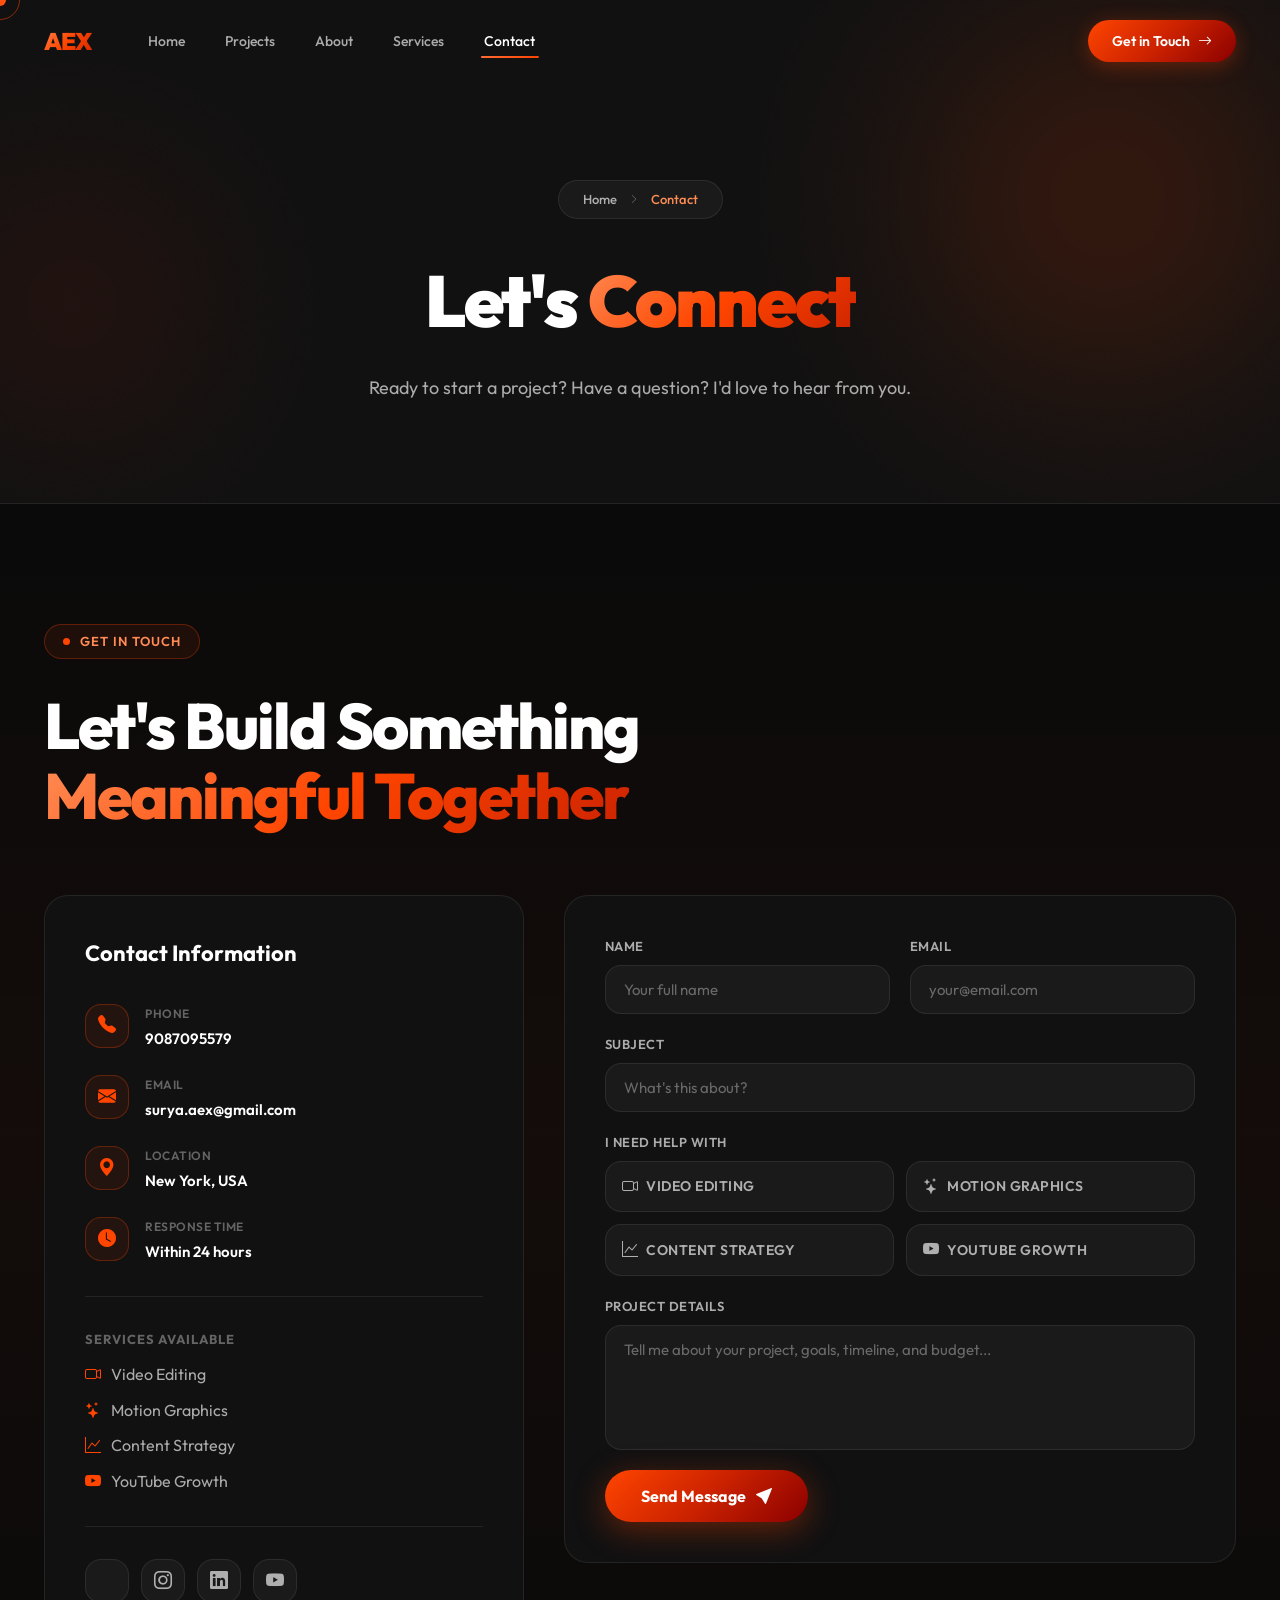
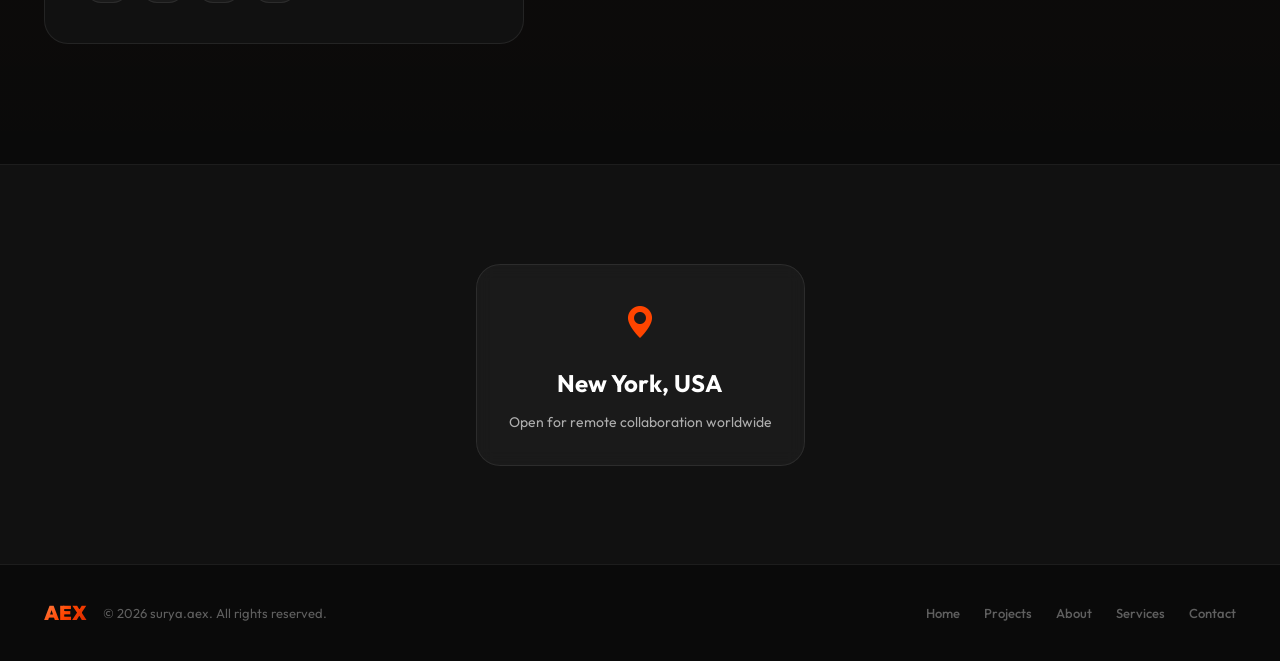
<file: contact.html>
<!doctype html>
<html lang="en">
<head>
  <meta charset="utf-8">
  <meta name="viewport" content="width=device-width, initial-scale=1">
  <meta name="description" content="Contact surya.aex — Get in touch for freelance video editing, content creation, and creative projects.">
  <title>Contact — surya.aex | Content Creator</title>
  <link rel="preconnect" href="https://fonts.googleapis.com">
  <link rel="preconnect" href="https://fonts.gstatic.com" crossorigin>
  <link href="https://fonts.googleapis.com/css2?family=Outfit:wght@300;400;500;600;700;800;900&family=Inter:wght@300;400;500;600&display=swap" rel="stylesheet">
  <link href="css/bootstrap-icons.css" rel="stylesheet">
  <link href="css/portfolio-revamp.css" rel="stylesheet">
</head>
<body data-page="contact">

  <!-- PRELOADER -->
  <div class="preloader" id="preloader">
    <div class="preloader-inner">
      <div class="preloader-ring"></div>
      <span class="preloader-logo">AEX</span>
    </div>
  </div>

  <!-- CURSOR -->
  <div class="cursor" id="cursor"></div>
  <div class="cursor-follower" id="cursorFollower"></div>

  <!-- NAVBAR -->
  <nav class="navbar" id="navbar">
    <div class="nav-container">
      <a href="index.html" class="nav-logo"><span class="logo-text">AEX</span></a>
      <ul class="nav-links" id="navLinks">
        <li><a href="index.html"    class="nav-link" data-page="home">Home</a></li>
        <li><a href="projects.html" class="nav-link" data-page="projects">Projects</a></li>
        <li><a href="about.html"    class="nav-link" data-page="about">About</a></li>
        <li><a href="services.html" class="nav-link" data-page="services">Services</a></li>
        <li><a href="contact.html"  class="nav-link" data-page="contact">Contact</a></li>
      </ul>
      <a href="contact.html" class="nav-cta"><span>Get in Touch</span><i class="bi-arrow-right"></i></a>
      <button class="hamburger" id="hamburger" aria-label="Toggle navigation">
        <span></span><span></span><span></span>
      </button>
    </div>
  </nav>

  <!-- MOBILE MENU -->
  <div class="mobile-menu" id="mobileMenu">
    <ul class="mobile-nav-links">
      <li><a href="index.html"    class="mobile-link">Home</a></li>
      <li><a href="projects.html" class="mobile-link">Projects</a></li>
      <li><a href="about.html"    class="mobile-link">About</a></li>
      <li><a href="services.html" class="mobile-link">Services</a></li>
      <li><a href="contact.html"  class="mobile-link">Contact</a></li>
    </ul>
  </div>

  <main>

    <!-- PAGE BANNER -->
    <section class="page-banner">
      <div class="page-banner-bg">
        <div class="blob blob-1"></div>
        <div class="blob blob-2"></div>
        <div class="noise-overlay"></div>
      </div>
      <div class="container">
        <div class="breadcrumb">
          <a href="index.html">Home</a>
          <i class="bi-chevron-right"></i>
          <span>Contact</span>
        </div>
        <h1 class="page-banner-title">Let's <em>Connect</em></h1>
        <p class="page-banner-desc">Ready to start a project? Have a question? I'd love to hear from you.</p>
      </div>
    </section>

    <!-- CONTACT SECTION -->
    <section class="contact-section section-padding">
      <div class="container">
        <div class="section-tag"><span class="tag-dot"></span><span>Get In Touch</span></div>
        <div class="contact-header">
          <h2 class="section-heading">Let's Build Something<br><em>Meaningful Together</em></h2>
        </div>

        <div class="contact-grid">

          <div class="contact-info-wrap" data-animate="slide-left">
            <div class="contact-info-card">
              <h4>Contact Information</h4>

              <div class="contact-info-item">
                <div class="contact-info-icon"><i class="bi-telephone-fill"></i></div>
                <div>
                  <span class="contact-info-label">Phone</span>
                  <a href="tel:9087095579" class="contact-info-value">9087095579</a>
                </div>
              </div>

              <div class="contact-info-item">
                <div class="contact-info-icon"><i class="bi-envelope-fill"></i></div>
                <div>
                  <span class="contact-info-label">Email</span>
                  <a href="mailto:surya.aex@gmail.com" class="contact-info-value">surya.aex@gmail.com</a>
                </div>
              </div>

              <div class="contact-info-item">
                <div class="contact-info-icon"><i class="bi-geo-alt-fill"></i></div>
                <div>
                  <span class="contact-info-label">Location</span>
                  <span class="contact-info-value">New York, USA</span>
                </div>
              </div>

              <div class="contact-info-item">
                <div class="contact-info-icon"><i class="bi-clock-fill"></i></div>
                <div>
                  <span class="contact-info-label">Response Time</span>
                  <span class="contact-info-value">Within 24 hours</span>
                </div>
              </div>

              <div class="contact-services">
                <h5>Services Available</h5>
                <ul class="contact-services-list">
                  <li><a href="services.html"><i class="bi-camera-video"></i> Video Editing</a></li>
                  <li><a href="services.html"><i class="bi-stars"></i> Motion Graphics</a></li>
                  <li><a href="services.html"><i class="bi-graph-up"></i> Content Strategy</a></li>
                  <li><a href="services.html"><i class="bi-youtube"></i> YouTube Growth</a></li>
                </ul>
              </div>

              <div class="contact-socials">
                <a href="https://twitter.com/minthu" class="social-btn" aria-label="Twitter"><i class="bi-twitter-x"></i></a>
                <a href="#" class="social-btn" aria-label="Instagram"><i class="bi-instagram"></i></a>
                <a href="#" class="social-btn" aria-label="LinkedIn"><i class="bi-linkedin"></i></a>
                <a href="https://www.youtube.com/templatemo" class="social-btn" aria-label="YouTube"><i class="bi-youtube"></i></a>
              </div>
            </div>
          </div>

          <div class="contact-form-wrap" data-animate="slide-right">
            <form class="contact-form" id="contactForm" novalidate>
              <div class="form-row">
                <div class="form-group">
                  <label for="contactName">Name</label>
                  <input type="text" id="contactName" name="name" placeholder="Your full name" required>
                </div>
                <div class="form-group">
                  <label for="contactEmail">Email</label>
                  <input type="email" id="contactEmail" name="email" placeholder="your@email.com" required>
                </div>
              </div>

              <div class="form-group full-width">
                <label for="contactSubject">Subject</label>
                <input type="text" id="contactSubject" name="subject" placeholder="What's this about?">
              </div>

              <div class="form-row">
                <div class="form-group full-width">
                  <label>I need help with</label>
                  <div class="form-checkboxes">
                    <label class="form-checkbox">
                      <input type="checkbox" name="services" value="video" id="checkVideo">
                      <span class="checkbox-box"><i class="bi-camera-video"></i> Video Editing</span>
                    </label>
                    <label class="form-checkbox">
                      <input type="checkbox" name="services" value="motion" id="checkMotion">
                      <span class="checkbox-box"><i class="bi-stars"></i> Motion Graphics</span>
                    </label>
                    <label class="form-checkbox">
                      <input type="checkbox" name="services" value="strategy" id="checkStrategy">
                      <span class="checkbox-box"><i class="bi-graph-up"></i> Content Strategy</span>
                    </label>
                    <label class="form-checkbox">
                      <input type="checkbox" name="services" value="youtube" id="checkYoutube">
                      <span class="checkbox-box"><i class="bi-youtube"></i> YouTube Growth</span>
                    </label>
                  </div>
                </div>
              </div>

              <div class="form-group full-width">
                <label for="contactMessage">Project Details</label>
                <textarea id="contactMessage" name="message" rows="5" placeholder="Tell me about your project, goals, timeline, and budget..." required></textarea>
              </div>

              <button type="submit" class="form-submit-btn" id="submitBtn">
                <span>Send Message</span>
                <i class="bi-send-fill"></i>
              </button>

              <div class="form-success" id="formSuccess">
                <i class="bi-check-circle-fill"></i>
                <span>Message sent! I'll get back to you within 24 hours.</span>
              </div>
            </form>
          </div>

        </div>
      </div>
    </section>

    <!-- MAP PLACEHOLDER -->
    <section class="map-section">
      <div class="map-placeholder">
        <div class="map-overlay-content">
          <i class="bi-geo-alt-fill map-pin"></i>
          <h4>New York, USA</h4>
          <p>Open for remote collaboration worldwide</p>
        </div>
      </div>
    </section>

  </main>

  <!-- FOOTER -->
  <footer class="site-footer">
    <div class="footer-container">
      <div class="footer-left">
        <span class="footer-logo">AEX</span>
        <p>© 2026 surya.aex. All rights reserved.</p>
      </div>
      <div class="footer-right">
        <a href="index.html"    class="footer-link">Home</a>
        <a href="projects.html" class="footer-link">Projects</a>
        <a href="about.html"    class="footer-link">About</a>
        <a href="services.html" class="footer-link">Services</a>
        <a href="contact.html"  class="footer-link">Contact</a>
      </div>
    </div>
  </footer>

  <button class="back-to-top" id="backToTop" aria-label="Back to top"><i class="bi-arrow-up"></i></button>
  <script src="js/portfolio-revamp.js"></script>
</body>
</html>
</file>
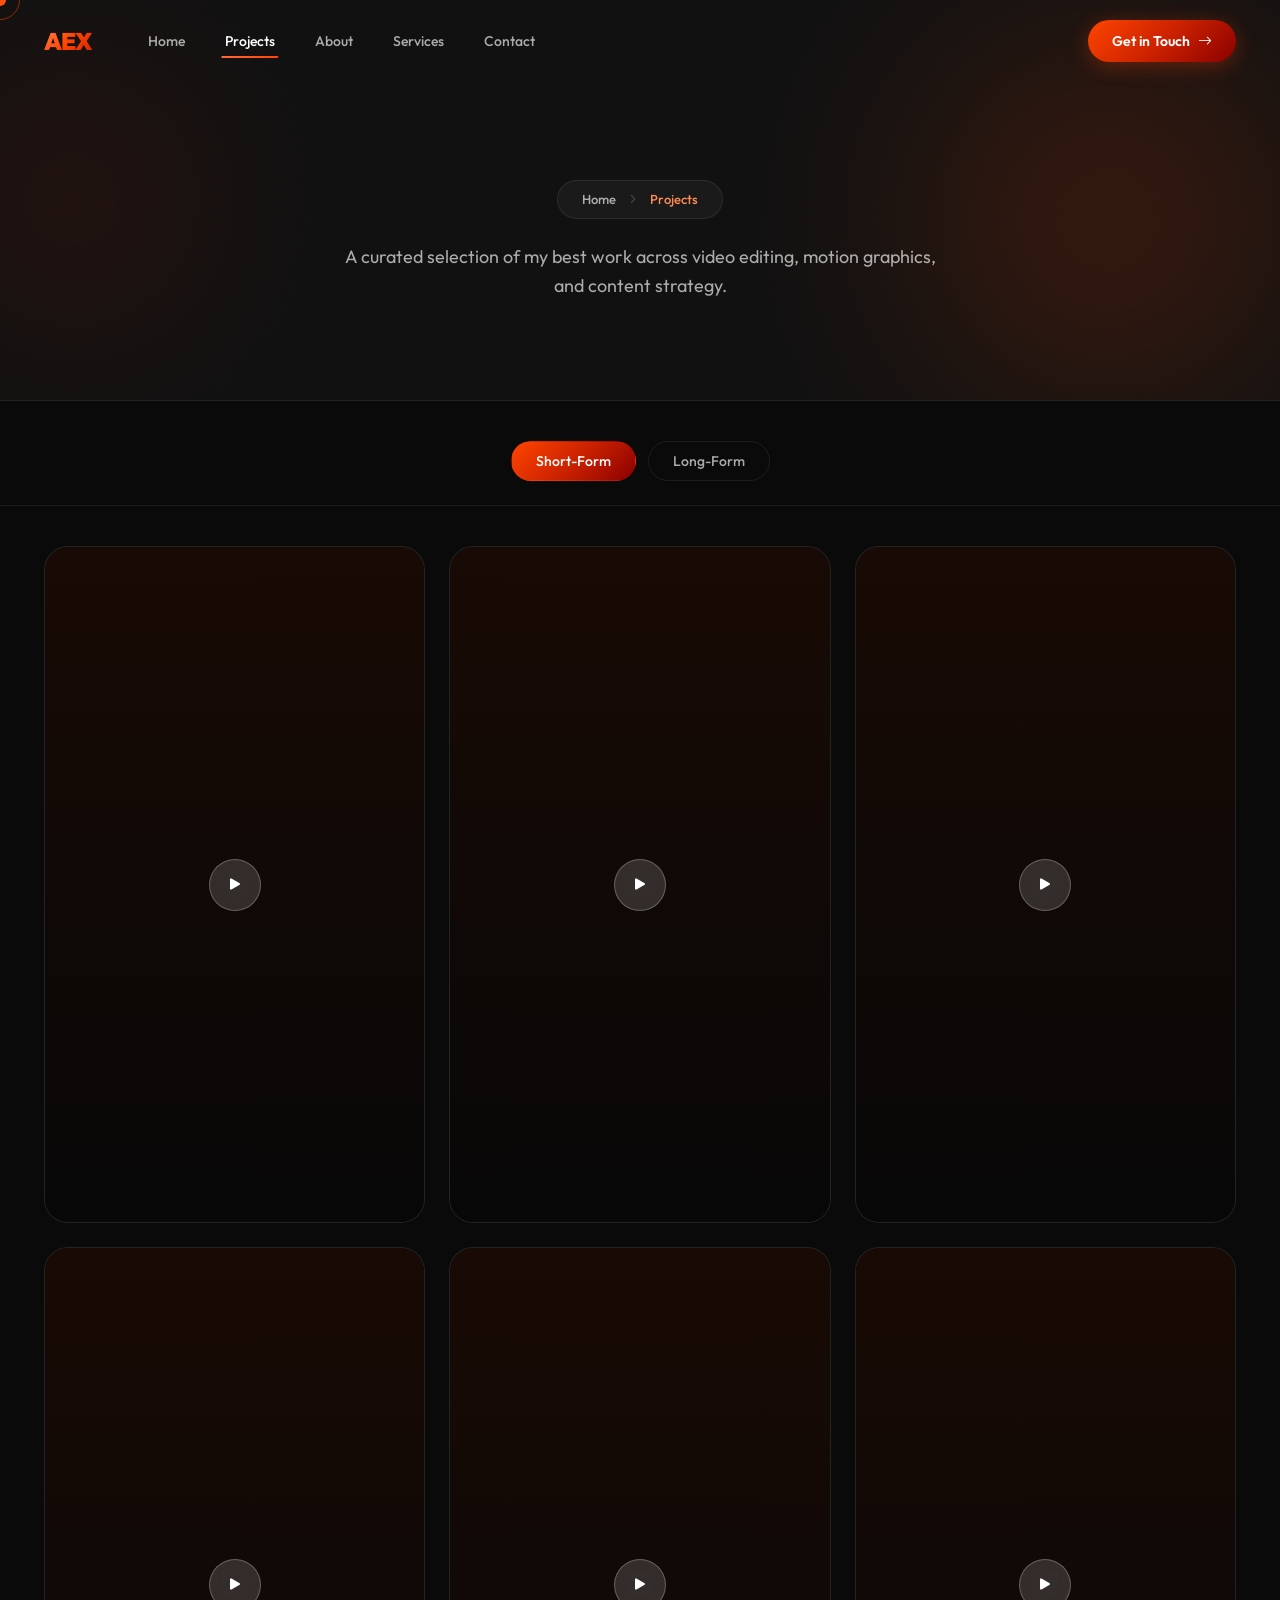
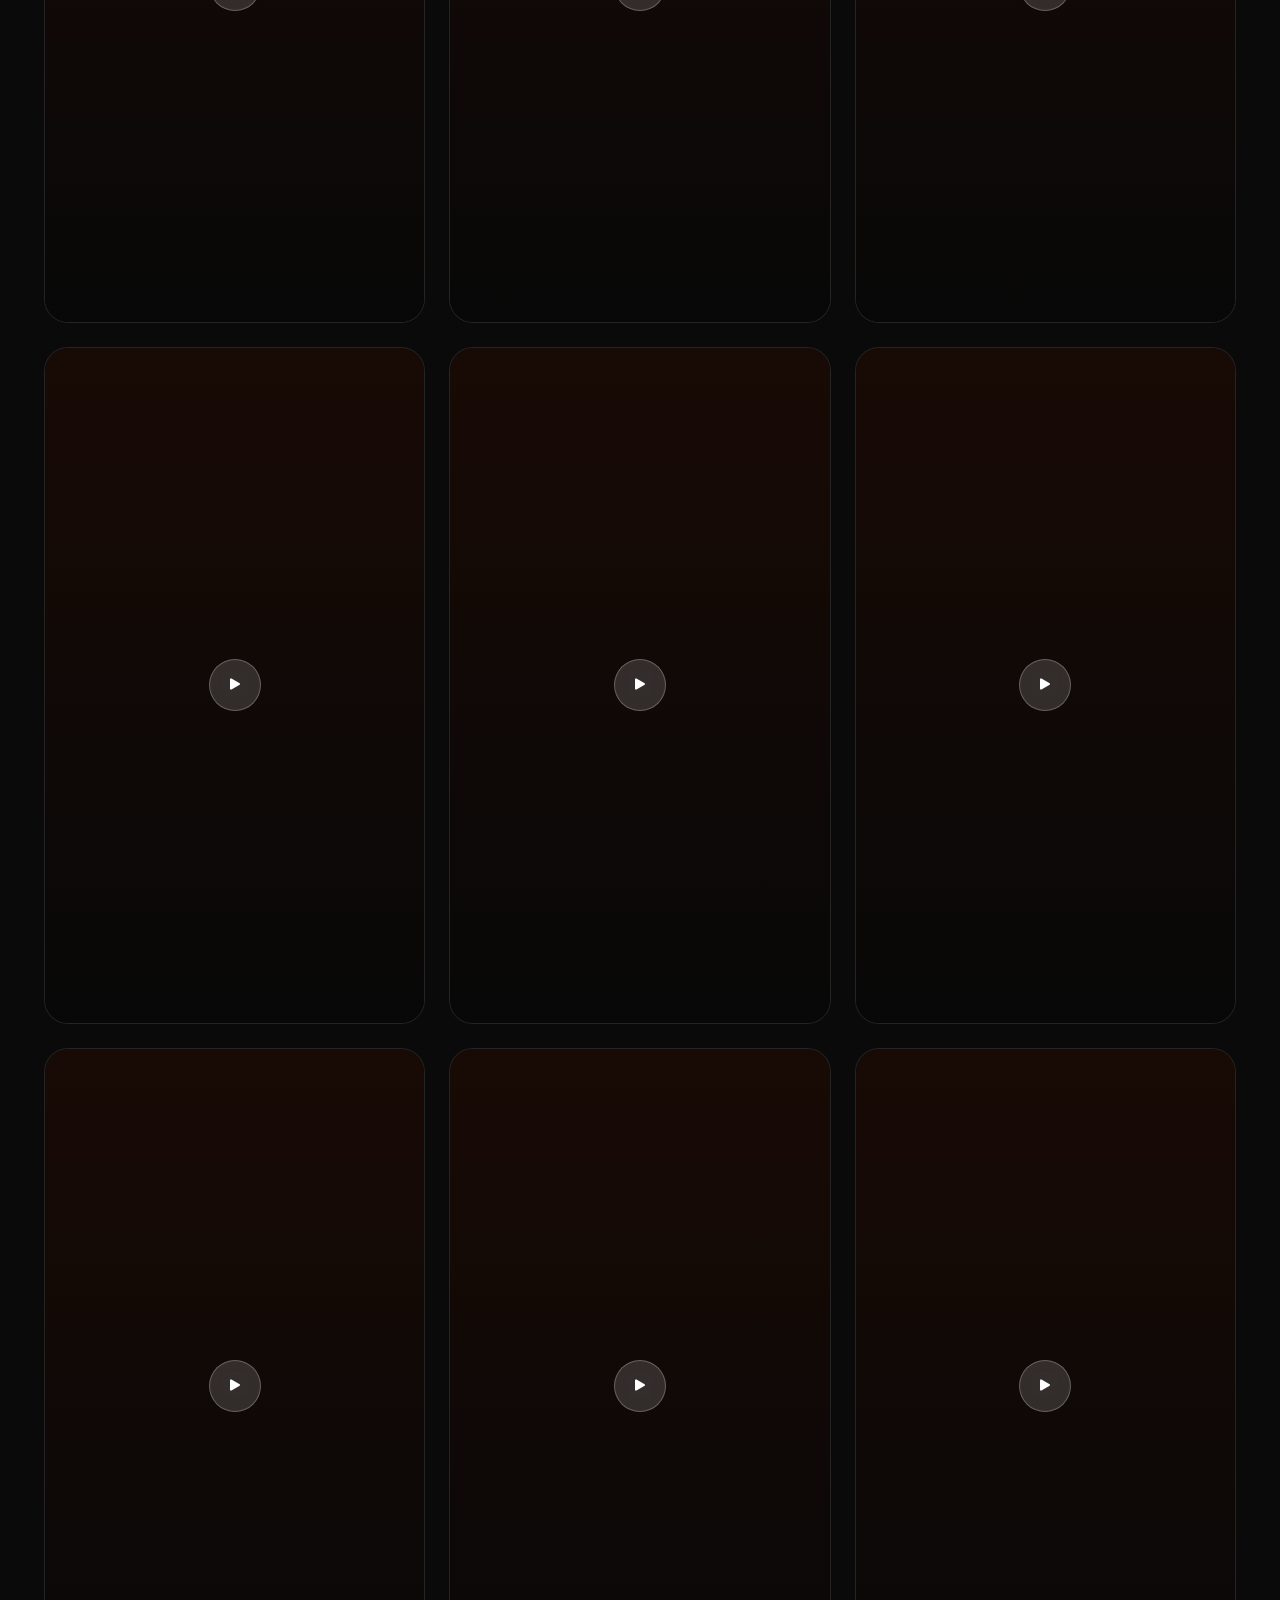
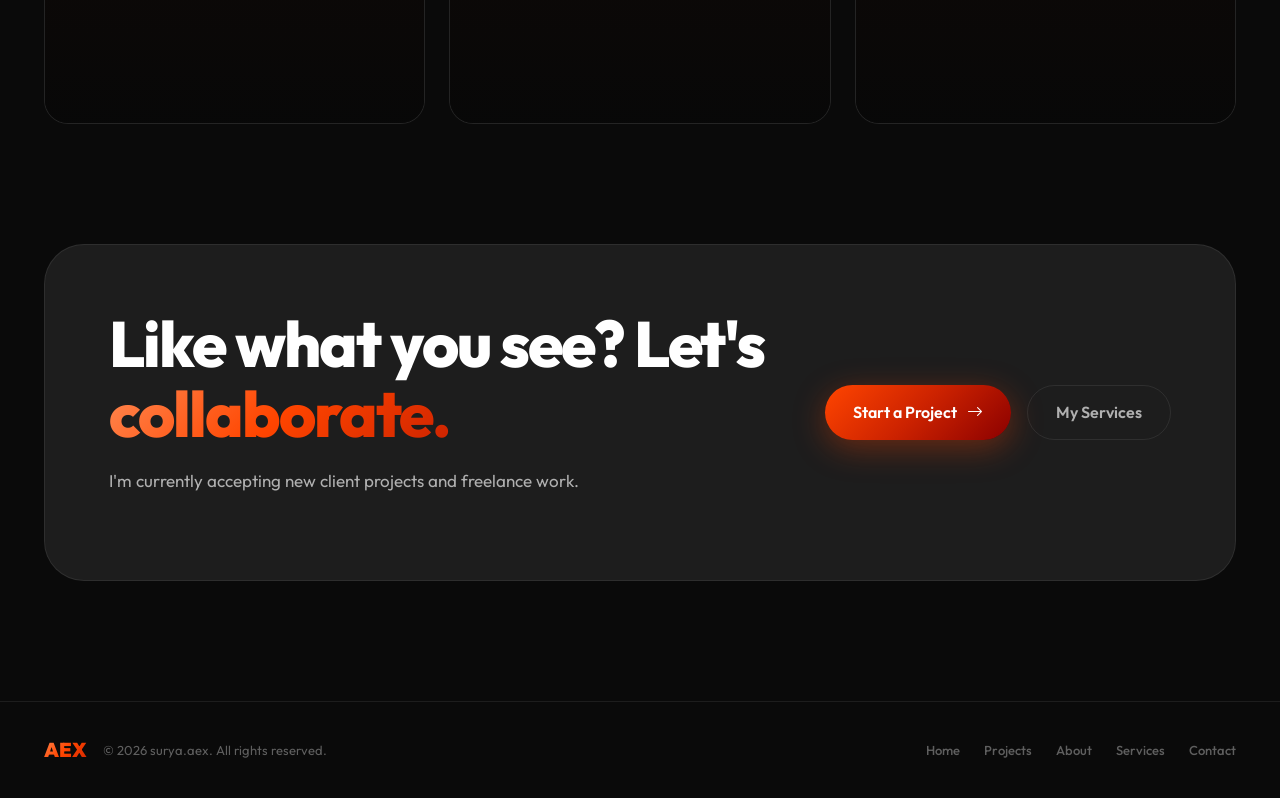
<file: projects.html>
<!doctype html>
<html lang="en">
<head>
  <meta charset="utf-8">
  <meta name="viewport" content="width=device-width, initial-scale=1">
  <meta name="description" content="Portfolio projects by surya.aex — Branding, Photography, Website design and development.">
  <title>Projects — surya.aex | Content Creator</title>
  <link rel="preconnect" href="https://fonts.googleapis.com">
  <link rel="preconnect" href="https://fonts.gstatic.com" crossorigin>
  <link href="https://fonts.googleapis.com/css2?family=Outfit:wght@300;400;500;600;700;800;900&family=Inter:wght@300;400;500;600&display=swap" rel="stylesheet">
  <link href="css/bootstrap-icons.css" rel="stylesheet">
  <link href="css/portfolio-revamp.css" rel="stylesheet">
</head>
<body data-page="projects">

  <!-- PRELOADER -->
  <div class="preloader" id="preloader">
    <div class="preloader-inner">
      <div class="preloader-ring"></div>
      <span class="preloader-logo">AEX</span>
    </div>
  </div>

  <!-- CURSOR -->
  <div class="cursor" id="cursor"></div>
  <div class="cursor-follower" id="cursorFollower"></div>

  <!-- NAVBAR -->
  <nav class="navbar" id="navbar">
    <div class="nav-container">
      <a href="index.html" class="nav-logo"><span class="logo-text">AEX</span></a>
      <ul class="nav-links" id="navLinks">
        <li><a href="index.html"    class="nav-link" data-page="home">Home</a></li>
        <li><a href="projects.html" class="nav-link" data-page="projects">Projects</a></li>
        <li><a href="about.html"    class="nav-link" data-page="about">About</a></li>
        <li><a href="services.html" class="nav-link" data-page="services">Services</a></li>
        <li><a href="contact.html"  class="nav-link" data-page="contact">Contact</a></li>
      </ul>
      <a href="contact.html" class="nav-cta"><span>Get in Touch</span><i class="bi-arrow-right"></i></a>
      <button class="hamburger" id="hamburger" aria-label="Toggle navigation">
        <span></span><span></span><span></span>
      </button>
    </div>
  </nav>

  <!-- MOBILE MENU -->
  <div class="mobile-menu" id="mobileMenu">
    <ul class="mobile-nav-links">
      <li><a href="index.html"    class="mobile-link">Home</a></li>
      <li><a href="projects.html" class="mobile-link">Projects</a></li>
      <li><a href="about.html"    class="mobile-link">About</a></li>
      <li><a href="services.html" class="mobile-link">Services</a></li>
      <li><a href="contact.html"  class="mobile-link">Contact</a></li>
    </ul>
  </div>

  <main>

    <!-- PAGE BANNER -->
    <section class="page-banner">
      <div class="page-banner-bg">
        <div class="blob blob-1"></div>
        <div class="blob blob-2"></div>
        <div class="noise-overlay"></div>
      </div>
      <div class="container">
        <div class="breadcrumb">
          <a href="index.html">Home</a>
          <i class="bi-chevron-right"></i>
          <span>Projects</span>
        </div>
        <p class="page-banner-desc">A curated selection of my best work across video editing, motion graphics, and content strategy.</p>
      </div>
    </section>

    <!-- FILTER BAR -->
    <section class="projects-filter-bar">
      <div class="container">
        <div class="filter-tabs" id="filterTabs">
          <button class="filter-tab active" data-filter="short-form">Short-Form</button>
          <button class="filter-tab" data-filter="long-form">Long-Form</button>
        </div>
      </div>
    </section>

    <!-- PROJECTS GRID -->
    <section class="projects-section section-padding" style="padding-top:40px">
      <div class="container">
        <div class="projects-grid" id="projectsGrid">

          <div class="project-card" data-category="youtube" data-animate="fade-up" data-delay="0">
            <div class="project-image-wrap">
              <img src="images/projects/nikhil-KO4io-eCAXA-unsplash.jpg" alt="Zoik Agency" class="project-img">
              <div class="project-overlay">
                <button class="project-zoom-btn" data-lightbox data-src="images/projects/nikhil-KO4io-eCAXA-unsplash.jpg">
                  <i class="bi-zoom-in"></i>
                </button>
              </div>
            </div>
            <div class="project-info">
              <span class="project-tag">YouTube</span>
              <h3 class="project-title">Tech Reviews Channel</h3>
              <p class="project-desc">Complete channel editing re-brand — high retention cuts, sound design, and motion graphics.</p>
              <div class="project-meta">
                <span><i class="bi-calendar3"></i> 2025</span>
                <span><i class="bi-geo-alt"></i> Berlin, DE</span>
              </div>
            </div>
          </div>

          <div class="project-card" data-category="short-form" data-animate="fade-up" data-delay="100">
            <div class="project-image-wrap">
              <img src="images/projects/the-5th-IQYR7N67dhM-unsplash.jpg" alt="The Watch" class="project-img">
              <div class="project-overlay">
                <button class="project-zoom-btn" data-lightbox data-src="images/projects/the-5th-IQYR7N67dhM-unsplash.jpg">
                  <i class="bi-zoom-in"></i>
                </button>
              </div>
            </div>
            <div class="project-info">
              <span class="project-tag">Short-Form</span>
              <h3 class="project-title">The Watch Brand</h3>
              <p class="project-desc">Fast-paced short-form content designed for TikTok and Instagram Reels for a luxury timepiece brand.</p>
              <div class="project-meta">
                <span><i class="bi-calendar3"></i> 2025</span>
                <span><i class="bi-geo-alt"></i> New York, US</span>
              </div>
            </div>
          </div>

          <div class="project-card" data-category="motion" data-animate="fade-up" data-delay="200">
            <div class="project-image-wrap">
              <img src="images/projects/true-agency-9Bjog5FZ-oc-unsplash.jpg" alt="Polo" class="project-img">
              <div class="project-overlay">
                <button class="project-zoom-btn" data-lightbox data-src="images/projects/true-agency-9Bjog5FZ-oc-unsplash.jpg">
                  <i class="bi-zoom-in"></i>
                </button>
              </div>
            </div>
            <div class="project-info">
              <span class="project-tag">Motion</span>
              <h3 class="project-title">Polo Retrospective</h3>
              <p class="project-desc">Full 30-minute documentary edit with custom map animations, lower thirds, and cinematic color grading.</p>
              <div class="project-meta">
                <span><i class="bi-calendar3"></i> 2024</span>
                <span><i class="bi-geo-alt"></i> London, UK</span>
              </div>
            </div>
          </div>

          <!-- Extra placeholder projects using same images (rotated) -->
          <div class="project-card" data-category="youtube" data-animate="fade-up" data-delay="0">
            <div class="project-image-wrap">
              <img src="images/projects/true-agency-9Bjog5FZ-oc-unsplash.jpg" alt="Nomad Collective" class="project-img" style="filter:hue-rotate(30deg) saturate(0.8)">
              <div class="project-overlay">
                <button class="project-zoom-btn" data-lightbox data-src="images/projects/true-agency-9Bjog5FZ-oc-unsplash.jpg">
                  <i class="bi-zoom-in"></i>
                </button>
              </div>
            </div>
            <div class="project-info">
              <span class="project-tag">YouTube</span>
              <h3 class="project-title">Nomad Collective Vlog</h3>
              <p class="project-desc">Travel vlog editing with seamless transitions and cohesive storytelling for remote workers.</p>
              <div class="project-meta">
                <span><i class="bi-calendar3"></i> 2024</span>
                <span><i class="bi-geo-alt"></i> Amsterdam, NL</span>
              </div>
            </div>
          </div>

          <div class="project-card" data-category="motion" data-animate="fade-up" data-delay="100">
            <div class="project-image-wrap">
              <img src="images/projects/nikhil-KO4io-eCAXA-unsplash.jpg" alt="Helix Studio" class="project-img" style="filter:saturate(0.6) brightness(1.1)">
              <div class="project-overlay">
                <button class="project-zoom-btn" data-lightbox data-src="images/projects/nikhil-KO4io-eCAXA-unsplash.jpg">
                  <i class="bi-zoom-in"></i>
                </button>
              </div>
            </div>
            <div class="project-info">
              <span class="project-tag">Motion</span>
              <h3 class="project-title">Helix Studio Promo</h3>
              <p class="project-desc">Event promotion trailer featuring 3D motion tracking and intensive kinetic typography.</p>
              <div class="project-meta">
                <span><i class="bi-calendar3"></i> 2024</span>
                <span><i class="bi-geo-alt"></i> Toronto, CA</span>
              </div>
            </div>
          </div>

          <div class="project-card" data-category="short-form" data-animate="fade-up" data-delay="200">
            <div class="project-image-wrap">
              <img src="images/projects/the-5th-IQYR7N67dhM-unsplash.jpg" alt="Lumière" class="project-img" style="filter:sepia(0.2) brightness(1.05)">
              <div class="project-overlay">
                <button class="project-zoom-btn" data-lightbox data-src="images/projects/the-5th-IQYR7N67dhM-unsplash.jpg">
                  <i class="bi-zoom-in"></i>
                </button>
              </div>
            </div>
            <div class="project-info">
              <span class="project-tag">Short-Form</span>
              <h3 class="project-title">Lumière Lookbook</h3>
              <p class="project-desc">Dynamic 60s fashion film edit for a high-end label's spring/summer editorial campaign.</p>
              <div class="project-meta">
                <span><i class="bi-calendar3"></i> 2023</span>
                <span><i class="bi-geo-alt"></i> Paris, FR</span>
              </div>
            </div>
          </div>

        </div>

        <!-- Empty state -->
        <div class="projects-empty" id="projectsEmpty" style="display:none">
          <i class="bi-inbox"></i>
          <p>No projects in this category yet.</p>
        </div>
      </div>
    </section>

    <!-- LIGHTBOX -->
    <div class="lightbox-overlay" id="lightboxOverlay">
      <button class="lightbox-close" id="lightboxClose"><i class="bi-x-lg"></i></button>
      <div class="lightbox-media" id="lightboxMedia"></div>
    </div>

    <!-- CTA BANNER -->
    <section class="cta-banner section-padding" style="padding-top:0">
      <div class="container">
        <div class="cta-banner-inner" data-animate="fade-up">
          <div>
            <h2 class="section-heading">Like what you see? Let's <em>collaborate.</em></h2>
            <p class="about-text" style="margin-top:16px;">I'm currently accepting new client projects and freelance work.</p>
          </div>
          <div class="cta-banner-actions">
            <a href="contact.html"  class="btn-primary-glow"><span>Start a Project</span><i class="bi-arrow-right"></i></a>
            <a href="services.html" class="btn-ghost"><span>My Services</span></a>
          </div>
        </div>
      </div>
    </section>

  </main>

  <!-- FOOTER -->
  <footer class="site-footer">
    <div class="footer-container">
      <div class="footer-left">
        <span class="footer-logo">AEX</span>
        <p>© 2026 surya.aex. All rights reserved.</p>
      </div>
      <div class="footer-right">
        <a href="index.html"    class="footer-link">Home</a>
        <a href="projects.html" class="footer-link">Projects</a>
        <a href="about.html"    class="footer-link">About</a>
        <a href="services.html" class="footer-link">Services</a>
        <a href="contact.html"  class="footer-link">Contact</a>
      </div>
    </div>
  </footer>

  <button class="back-to-top" id="backToTop" aria-label="Back to top"><i class="bi-arrow-up"></i></button>
  <script src="js/portfolio-revamp.js"></script>
</body>
</html>
</file>
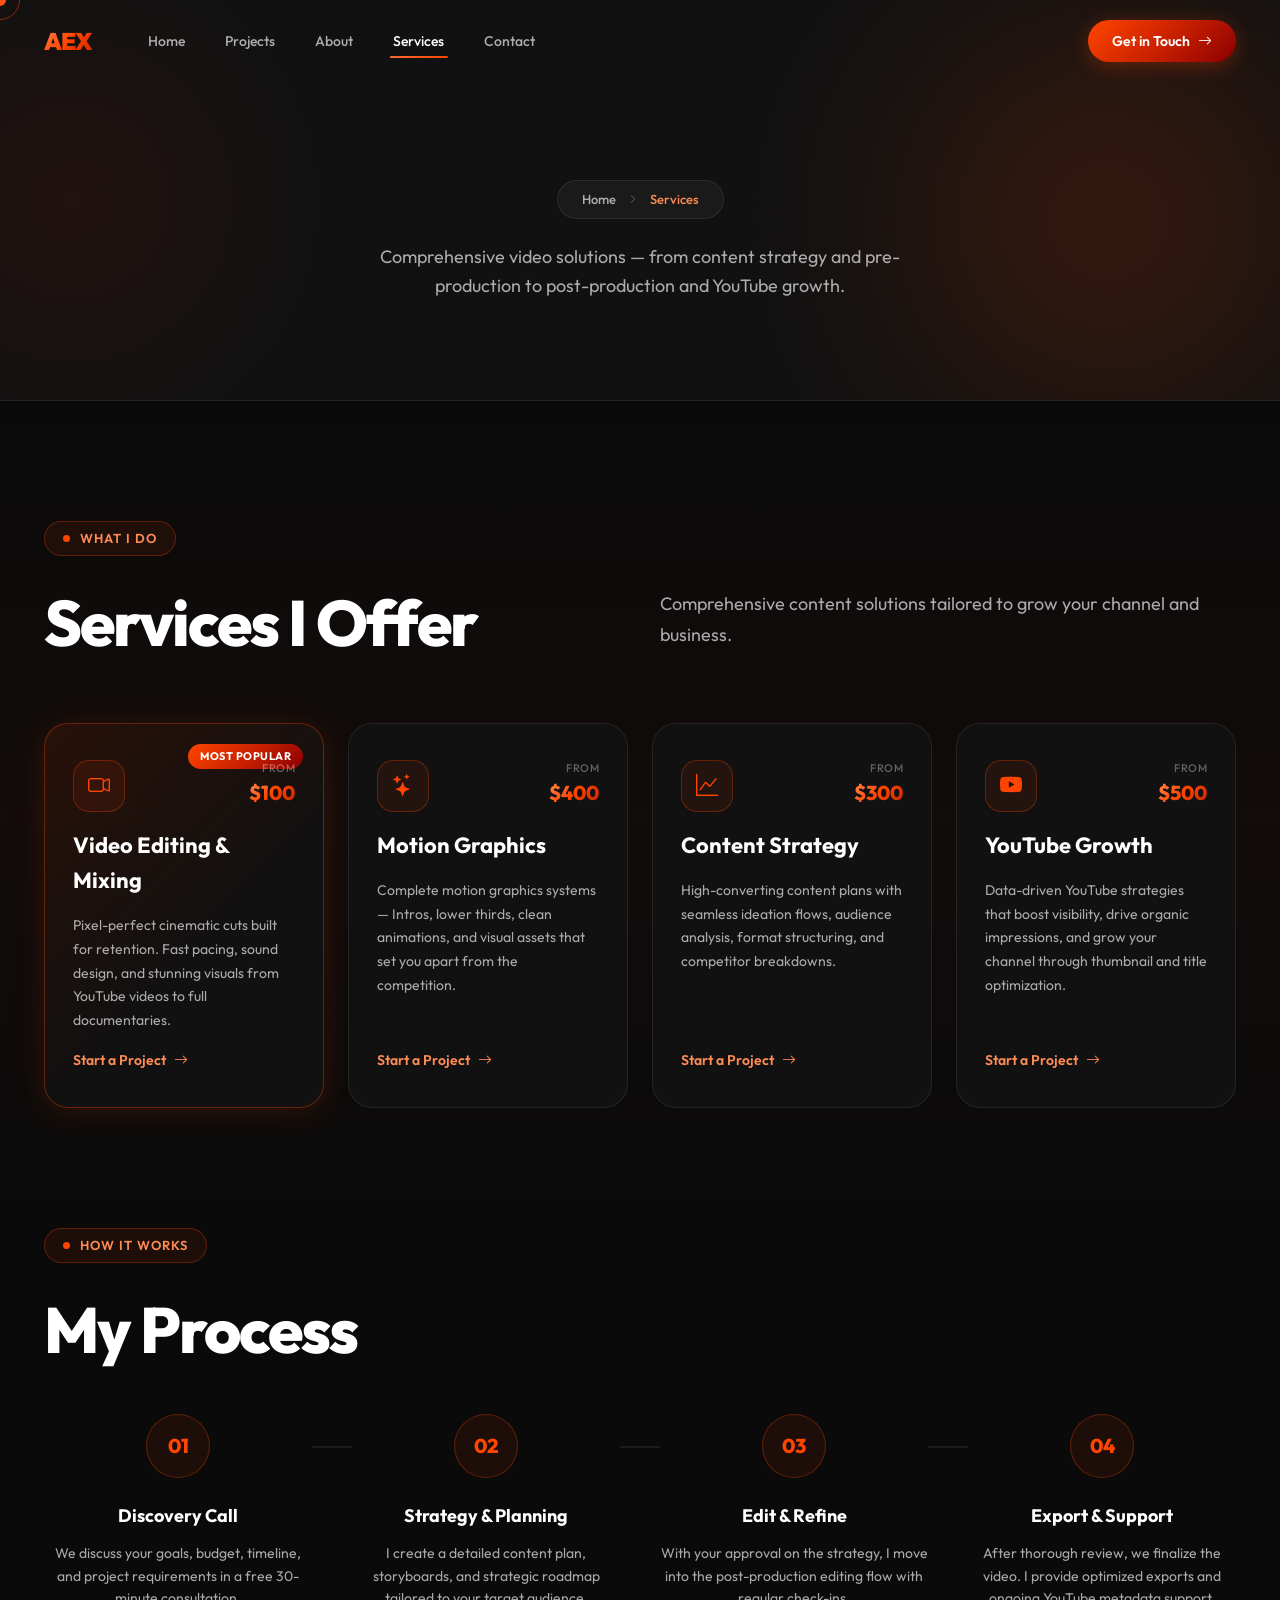
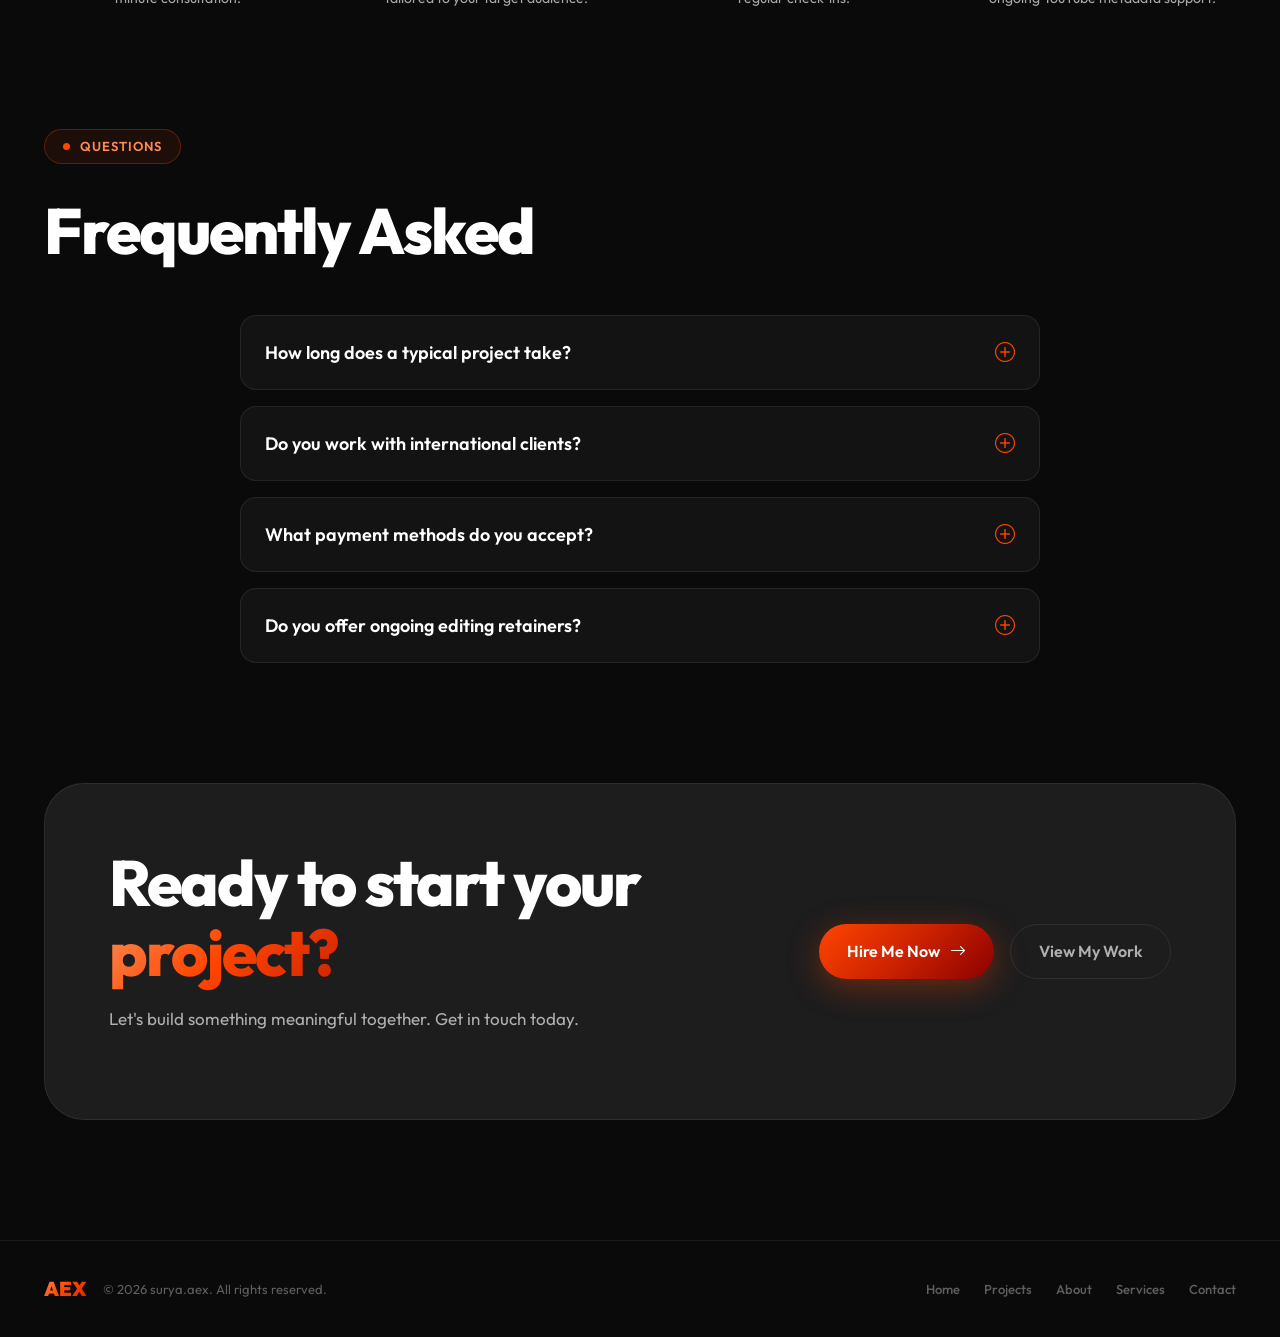
<file: services.html>
<!doctype html>
<html lang="en">
<head>
  <meta charset="utf-8">
  <meta name="viewport" content="width=device-width, initial-scale=1">
  <meta name="description" content="Services offered by surya.aex — Websites, Branding, Ecommerce, and SEO solutions.">
  <title>Services — surya.aex | Content Creator</title>
  <link rel="preconnect" href="https://fonts.googleapis.com">
  <link rel="preconnect" href="https://fonts.gstatic.com" crossorigin>
  <link href="https://fonts.googleapis.com/css2?family=Outfit:wght@300;400;500;600;700;800;900&family=Inter:wght@300;400;500;600&display=swap" rel="stylesheet">
  <link href="css/bootstrap-icons.css" rel="stylesheet">
  <link href="css/portfolio-revamp.css" rel="stylesheet">
</head>
<body data-page="services">

  <!-- PRELOADER -->
  <div class="preloader" id="preloader">
    <div class="preloader-inner">
      <div class="preloader-ring"></div>
      <span class="preloader-logo">AEX</span>
    </div>
  </div>

  <!-- CURSOR -->
  <div class="cursor" id="cursor"></div>
  <div class="cursor-follower" id="cursorFollower"></div>

  <!-- NAVBAR -->
  <nav class="navbar" id="navbar">
    <div class="nav-container">
      <a href="index.html" class="nav-logo"><span class="logo-text">AEX</span></a>
      <ul class="nav-links" id="navLinks">
        <li><a href="index.html"    class="nav-link" data-page="home">Home</a></li>
        <li><a href="projects.html" class="nav-link" data-page="projects">Projects</a></li>
        <li><a href="about.html"    class="nav-link" data-page="about">About</a></li>
        <li><a href="services.html" class="nav-link" data-page="services">Services</a></li>
        <li><a href="contact.html"  class="nav-link" data-page="contact">Contact</a></li>
      </ul>
      <a href="contact.html" class="nav-cta"><span>Get in Touch</span><i class="bi-arrow-right"></i></a>
      <button class="hamburger" id="hamburger" aria-label="Toggle navigation">
        <span></span><span></span><span></span>
      </button>
    </div>
  </nav>

  <!-- MOBILE MENU -->
  <div class="mobile-menu" id="mobileMenu">
    <ul class="mobile-nav-links">
      <li><a href="index.html"    class="mobile-link">Home</a></li>
      <li><a href="projects.html" class="mobile-link">Projects</a></li>
      <li><a href="about.html"    class="mobile-link">About</a></li>
      <li><a href="services.html" class="mobile-link">Services</a></li>
      <li><a href="contact.html"  class="mobile-link">Contact</a></li>
    </ul>
  </div>

  <main>

    <!-- PAGE BANNER -->
    <section class="page-banner">
      <div class="page-banner-bg">
        <div class="blob blob-1"></div>
        <div class="blob blob-2"></div>
        <div class="noise-overlay"></div>
      </div>
      <div class="container">
        <div class="breadcrumb">
          <a href="index.html">Home</a>
          <i class="bi-chevron-right"></i>
          <span>Services</span>
        </div>
        <p class="page-banner-desc">Comprehensive video solutions — from content strategy and pre-production to post-production and YouTube growth.</p>
      </div>
    </section>

    <!-- SERVICES MAIN -->
    <section class="services-section section-padding">
      <div class="container">
        <div class="section-tag"><span class="tag-dot"></span><span>What I Do</span></div>
        <div class="services-header">
          <h2 class="section-heading">Services I Offer</h2>
          <p class="services-sub">Comprehensive content solutions tailored to grow your channel and business.</p>
        </div>

        <div class="services-grid">
          <div class="service-card service-card-featured" data-animate="fade-up" data-delay="0">
            <div class="service-featured-tag">Most Popular</div>
            <div class="service-card-top">
              <div class="service-icon-wrap"><i class="bi-camera-video service-icon"></i></div>
              <div class="service-price"><span>From</span><strong>$100</strong></div>
            </div>
            <h3 class="service-title">Video Editing & Mixing</h3>
            <p class="service-desc">Pixel-perfect cinematic cuts built for retention. Fast pacing, sound design, and stunning visuals from YouTube videos to full documentaries.</p>
            <a href="contact.html" class="service-link"><span>Start a Project</span><i class="bi-arrow-right"></i></a>
          </div>

          <div class="service-card" data-animate="fade-up" data-delay="100">
            <div class="service-card-top">
              <div class="service-icon-wrap"><i class="bi-stars service-icon"></i></div>
              <div class="service-price"><span>From</span><strong>$400</strong></div>
            </div>
            <h3 class="service-title">Motion Graphics</h3>
            <p class="service-desc">Complete motion graphics systems — Intros, lower thirds, clean animations, and visual assets that set you apart from the competition.</p>
            <a href="contact.html" class="service-link"><span>Start a Project</span><i class="bi-arrow-right"></i></a>
          </div>

          <div class="service-card" data-animate="fade-up" data-delay="200">
            <div class="service-card-top">
              <div class="service-icon-wrap"><i class="bi-graph-up service-icon"></i></div>
              <div class="service-price"><span>From</span><strong>$300</strong></div>
            </div>
            <h3 class="service-title">Content Strategy</h3>
            <p class="service-desc">High-converting content plans with seamless ideation flows, audience analysis, format structuring, and competitor breakdowns.</p>
            <a href="contact.html" class="service-link"><span>Start a Project</span><i class="bi-arrow-right"></i></a>
          </div>

          <div class="service-card" data-animate="fade-up" data-delay="300">
            <div class="service-card-top">
              <div class="service-icon-wrap"><i class="bi-youtube service-icon"></i></div>
              <div class="service-price"><span>From</span><strong>$500</strong></div>
            </div>
            <h3 class="service-title">YouTube Growth</h3>
            <p class="service-desc">Data-driven YouTube strategies that boost visibility, drive organic impressions, and grow your channel through thumbnail and title optimization.</p>
            <a href="contact.html" class="service-link"><span>Start a Project</span><i class="bi-arrow-right"></i></a>
          </div>
        </div>
      </div>
    </section>

    <!-- PROCESS -->
    <section class="process-section section-padding" style="padding-top:0">
      <div class="container">
        <div class="section-tag" data-animate="fade-up"><span class="tag-dot"></span><span>How It Works</span></div>
        <h2 class="section-heading mb-48" data-animate="fade-up" data-delay="100">My Process</h2>
        <div class="process-steps">
          <div class="process-step" data-animate="fade-up" data-delay="0">
            <div class="process-step-num">01</div>
            <div class="process-step-body">
              <h4>Discovery Call</h4>
              <p>We discuss your goals, budget, timeline, and project requirements in a free 30-minute consultation.</p>
            </div>
          </div>
          <div class="process-connector"></div>
          <div class="process-step" data-animate="fade-up" data-delay="100">
            <div class="process-step-num">02</div>
            <div class="process-step-body">
              <h4>Strategy & Planning</h4>
              <p>I create a detailed content plan, storyboards, and strategic roadmap tailored to your target audience.</p>
            </div>
          </div>
          <div class="process-connector"></div>
          <div class="process-step" data-animate="fade-up" data-delay="200">
            <div class="process-step-num">03</div>
            <div class="process-step-body">
              <h4>Edit & Refine</h4>
              <p>With your approval on the strategy, I move into the post-production editing flow with regular check-ins.</p>
            </div>
          </div>
          <div class="process-connector"></div>
          <div class="process-step" data-animate="fade-up" data-delay="300">
            <div class="process-step-num">04</div>
            <div class="process-step-body">
              <h4>Export & Support</h4>
              <p>After thorough review, we finalize the video. I provide optimized exports and ongoing YouTube metadata support.</p>
            </div>
          </div>
        </div>
      </div>
    </section>

    <!-- FAQ -->
    <section class="faq-section section-padding" style="padding-top:0">
      <div class="container">
        <div class="section-tag" data-animate="fade-up"><span class="tag-dot"></span><span>Questions</span></div>
        <h2 class="section-heading mb-48" data-animate="fade-up" data-delay="100">Frequently Asked</h2>
        <div class="faq-list" data-animate="fade-up" data-delay="150">

          <div class="faq-item">
            <button class="faq-question" aria-expanded="false">
              <span>How long does a typical project take?</span>
              <i class="bi-plus-circle faq-icon"></i>
            </button>
            <div class="faq-answer">
              <p>Project timelines vary based on scope. A short-form video typically takes 2–4 days, a standard YouTube video 4–7 days, and a full documentary-style edit 2–4 weeks. I'll give you a detailed timeline during the discovery phase.</p>
            </div>
          </div>

          <div class="faq-item">
            <button class="faq-question" aria-expanded="false">
              <span>Do you work with international clients?</span>
              <i class="bi-plus-circle faq-icon"></i>
            </button>
            <div class="faq-answer">
              <p>Absolutely. I work with clients worldwide. All communication is handled via video calls, email, and project management tools to keep everything running smoothly across time zones.</p>
            </div>
          </div>

          <div class="faq-item">
            <button class="faq-question" aria-expanded="false">
              <span>What payment methods do you accept?</span>
              <i class="bi-plus-circle faq-icon"></i>
            </button>
            <div class="faq-answer">
              <p>I accept bank transfers, PayPal, and Stripe. Projects are typically structured with a 50% deposit upfront and the remaining 50% upon completion and delivery.</p>
            </div>
          </div>

          <div class="faq-item">
            <button class="faq-question" aria-expanded="false">
              <span>Do you offer ongoing editing retainers?</span>
              <i class="bi-plus-circle faq-icon"></i>
            </button>
            <div class="faq-answer">
              <p>Yes, I offer monthly editing retainers for creators producing weekly content. This includes a set number of videos, revisions, and priority turnaround times.</p>
            </div>
          </div>

        </div>
      </div>
    </section>

    <!-- CTA BANNER -->
    <section class="cta-banner section-padding" style="padding-top:0">
      <div class="container">
        <div class="cta-banner-inner" data-animate="fade-up">
          <div>
            <h2 class="section-heading">Ready to start your <em>project?</em></h2>
            <p class="about-text" style="margin-top:16px;">Let's build something meaningful together. Get in touch today.</p>
          </div>
          <div class="cta-banner-actions">
            <a href="contact.html" class="btn-primary-glow"><span>Hire Me Now</span><i class="bi-arrow-right"></i></a>
            <a href="projects.html" class="btn-ghost"><span>View My Work</span></a>
          </div>
        </div>
      </div>
    </section>

  </main>

  <!-- FOOTER -->
  <footer class="site-footer">
    <div class="footer-container">
      <div class="footer-left">
        <span class="footer-logo">AEX</span>
        <p>© 2026 surya.aex. All rights reserved.</p>
      </div>
      <div class="footer-right">
        <a href="index.html"    class="footer-link">Home</a>
        <a href="projects.html" class="footer-link">Projects</a>
        <a href="about.html"    class="footer-link">About</a>
        <a href="services.html" class="footer-link">Services</a>
        <a href="contact.html"  class="footer-link">Contact</a>
      </div>
    </div>
  </footer>

  <button class="back-to-top" id="backToTop" aria-label="Back to top"><i class="bi-arrow-up"></i></button>
  <script src="js/portfolio-revamp.js"></script>
</body>
</html>
</file>
<file: css/portfolio-revamp.css>
/* =============================================
   PORTFOLIO REVAMP — CSS
   Theme: Dark + Orange/Red Gradient
   Style: Glassmorphism + Modern UI
============================================= */

/* ===== RESET & ROOT ===== */
*, *::before, *::after {
  margin: 0;
  padding: 0;
  box-sizing: border-box;
}

:root {
  /* PALETTE */
  --orange-primary:   #FF4500;
  --orange-mid:       #FF6B35;
  --orange-light:     #FF8C55;
  --red-deep:         #CC2200;
  --amber:            #FF9B21;
  
  --bg-dark:          #0A0A0A;
  --bg-card:          #111111;
  --bg-card-2:        #161616;
  --surface-glass:    rgba(255, 255, 255, 0.04);
  --surface-glass-2:  rgba(255, 255, 255, 0.08);
  --surface-glass-3:  rgba(255,69,0, 0.08);

  --text-primary:     #FFFFFF;
  --text-secondary:   rgba(255,255,255,0.65);
  --text-muted:       rgba(255,255,255,0.35);
  
  --border-glass:     rgba(255,255,255,0.08);
  --border-orange:    rgba(255,69,0,0.3);

  --gradient-fire:    linear-gradient(135deg, #FF4500 0%, #CC2200 50%, #8B0000 100%);
  --gradient-warm:    linear-gradient(135deg, #FF6B35 0%, #FF4500 100%);
  --gradient-glow:    linear-gradient(180deg, rgba(255,69,0,0.15) 0%, transparent 60%);
  --gradient-text:    linear-gradient(135deg, #FF8C55 0%, #FF4500 50%, #CC2200 100%);

  --blur-glass:       blur(20px);
  --blur-sm:          blur(8px);
  --radius-sm:        8px;
  --radius-md:        16px;
  --radius-lg:        24px;
  --radius-xl:        40px;
  --radius-full:      9999px;

  --font-primary:     'Outfit', sans-serif;
  --font-secondary:   'Inter', sans-serif;

  --transition-fast:  0.2s ease;
  --transition-med:   0.4s cubic-bezier(0.25, 0.46, 0.45, 0.94);
  --transition-slow:  0.7s cubic-bezier(0.25, 0.46, 0.45, 0.94);

  --shadow-orange:    0 8px 32px rgba(255, 69, 0, 0.35);
  --shadow-dark:      0 8px 32px rgba(0, 0, 0, 0.6);
  --shadow-card:      0 4px 24px rgba(0, 0, 0, 0.4);
}

html {
  scroll-behavior: smooth;
  overflow-x: hidden;
}

body {
  background-color: var(--bg-dark);
  color: var(--text-primary);
  font-family: var(--font-primary);
  line-height: 1.6;
  overflow-x: hidden;
  cursor: none;
}

/* ===== SCROLLBAR ===== */
::-webkit-scrollbar { width: 5px; }
::-webkit-scrollbar-track { background: var(--bg-dark); }
::-webkit-scrollbar-thumb { background: var(--orange-primary); border-radius: var(--radius-full); }

::selection { background: var(--orange-primary); color: #fff; }


/* ===== CUSTOM CURSOR ===== */
.cursor {
  width: 12px;
  height: 12px;
  background: var(--orange-primary);
  border-radius: 50%;
  position: fixed;
  top: 0; left: 0;
  pointer-events: none;
  z-index: 99999;
  transform: translate(-50%, -50%);
  transition: transform 0.1s, width 0.3s, height 0.3s, opacity 0.3s;
  mix-blend-mode: screen;
}

.cursor-follower {
  width: 40px;
  height: 40px;
  border: 1px solid rgba(255,69,0,0.5);
  border-radius: 50%;
  position: fixed;
  top: 0; left: 0;
  pointer-events: none;
  z-index: 99998;
  transform: translate(-50%, -50%);
  transition: all 0.15s ease;
}

.cursor.cursor-hover { width: 24px; height: 24px; }
.cursor-follower.follower-hover { width: 60px; height: 60px; border-color: var(--orange-primary); }


/* ===== PRELOADER ===== */
.preloader {
  position: fixed;
  inset: 0;
  background: var(--bg-dark);
  z-index: 999999;
  display: flex;
  align-items: center;
  justify-content: center;
  transition: opacity 0.6s ease, visibility 0.6s ease;
}

.preloader.hidden {
  opacity: 0;
  visibility: hidden;
}

.preloader-inner {
  position: relative;
  display: flex;
  align-items: center;
  justify-content: center;
}

.preloader-ring {
  width: 80px;
  height: 80px;
  border: 2px solid var(--border-glass);
  border-top-color: var(--orange-primary);
  border-radius: 50%;
  animation: spin 1s linear infinite;
}

.preloader-logo {
  position: absolute;
  font-family: var(--font-primary);
  font-weight: 900;
  font-size: 22px;
  background: var(--gradient-text);
  -webkit-background-clip: text;
  -webkit-text-fill-color: transparent;
  background-clip: text;
}

@keyframes spin { to { transform: rotate(360deg); } }


/* ===== UTILITY ===== */
.container {
  max-width: 1240px;
  margin: 0 auto;
  padding: 0 24px;
}

.section-padding {
  padding: 120px 0;
}

.section-tag {
  display: inline-flex;
  align-items: center;
  gap: 10px;
  background: var(--surface-glass-3);
  border: 1px solid var(--border-orange);
  border-radius: var(--radius-full);
  padding: 6px 18px;
  font-size: 13px;
  font-weight: 600;
  color: var(--orange-light);
  text-transform: uppercase;
  letter-spacing: 1px;
  margin-bottom: 32px;
}

.tag-dot {
  width: 7px;
  height: 7px;
  background: var(--orange-primary);
  border-radius: 50%;
  animation: pulse-dot 1.5s ease-in-out infinite;
}

@keyframes pulse-dot {
  0%, 100% { opacity: 1; transform: scale(1); }
  50% { opacity: 0.5; transform: scale(1.5); }
}

.section-heading {
  font-size: clamp(36px, 5vw, 64px);
  font-weight: 800;
  line-height: 1.1;
  letter-spacing: -2px;
  color: var(--text-primary);
}

.section-heading em {
  font-style: normal;
  background: var(--gradient-text);
  -webkit-background-clip: text;
  -webkit-text-fill-color: transparent;
  background-clip: text;
}

.mt-4 { margin-top: 32px; }


/* ===== GLASSMORPHISM MIXIN ===== */
.glass {
  background: var(--surface-glass);
  backdrop-filter: var(--blur-glass);
  -webkit-backdrop-filter: var(--blur-glass);
  border: 1px solid var(--border-glass);
  border-radius: var(--radius-md);
}


/* ===== BUTTONS ===== */
.btn-primary-glow {
  display: inline-flex;
  align-items: center;
  gap: 10px;
  background: var(--gradient-fire);
  color: #fff;
  font-family: var(--font-primary);
  font-size: 16px;
  font-weight: 600;
  padding: 14px 28px;
  border-radius: var(--radius-full);
  text-decoration: none;
  border: none;
  cursor: pointer;
  position: relative;
  overflow: hidden;
  transition: var(--transition-med);
  box-shadow: var(--shadow-orange);
}

.btn-primary-glow::before {
  content: '';
  position: absolute;
  inset: 0;
  background: linear-gradient(135deg, rgba(255,255,255,0.15) 0%, transparent 50%);
  opacity: 0;
  transition: var(--transition-fast);
}

.btn-primary-glow:hover {
  transform: translateY(-3px);
  box-shadow: 0 16px 48px rgba(255, 69, 0, 0.5);
  color: #fff;
  text-decoration: none;
}

.btn-primary-glow:hover::before { opacity: 1; }

.btn-primary-glow i {
  transition: transform var(--transition-fast);
}

.btn-primary-glow:hover i {
  transform: translateX(4px);
}

.btn-ghost {
  display: inline-flex;
  align-items: center;
  gap: 10px;
  background: transparent;
  color: var(--text-secondary);
  font-size: 16px;
  font-weight: 600;
  padding: 14px 28px;
  border-radius: var(--radius-full);
  border: 1px solid var(--border-glass);
  text-decoration: none;
  transition: var(--transition-med);
}

.btn-ghost:hover {
  color: var(--text-primary);
  border-color: rgba(255,255,255,0.25);
  background: var(--surface-glass);
  text-decoration: none;
}


/* ===== NAVBAR ===== */
.navbar {
  position: fixed;
  top: 0;
  left: 0;
  right: 0;
  z-index: 1000;
  padding: 20px 0;
  transition: var(--transition-med);
}

.navbar.scrolled {
  padding: 12px 0;
  background: rgba(10, 10, 10, 0.8);
  backdrop-filter: var(--blur-glass);
  -webkit-backdrop-filter: var(--blur-glass);
  border-bottom: 1px solid var(--border-glass);
}

.nav-container {
  max-width: 1240px;
  margin: 0 auto;
  padding: 0 24px;
  display: flex;
  align-items: center;
  gap: 40px;
}

.nav-logo {
  text-decoration: none;
  display: flex;
  align-items: center;
}

.logo-text {
  font-size: 24px;
  font-weight: 900;
  background: var(--gradient-text);
  -webkit-background-clip: text;
  -webkit-text-fill-color: transparent;
  background-clip: text;
  letter-spacing: -1px;
}

.nav-links {
  display: flex;
  align-items: center;
  list-style: none;
  gap: 8px;
  margin: 0;
  padding: 0;
}

.nav-link {
  color: var(--text-secondary);
  text-decoration: none;
  font-size: 14px;
  font-weight: 500;
  padding: 8px 16px;
  border-radius: var(--radius-full);
  transition: var(--transition-fast);
  position: relative;
}

.nav-link::after {
  content: '';
  position: absolute;
  bottom: 0;
  left: 50%;
  transform: translateX(-50%);
  width: 0;
  height: 2px;
  background: var(--gradient-warm);
  border-radius: var(--radius-full);
  transition: width var(--transition-fast);
}

.nav-link:hover, .nav-link.active {
  color: var(--text-primary);
}

.nav-link:hover::after, .nav-link.active::after {
  width: 70%;
}

.nav-cta {
  margin-left: auto;
  display: inline-flex;
  align-items: center;
  gap: 8px;
  background: var(--gradient-fire);
  color: #fff;
  font-size: 14px;
  font-weight: 600;
  padding: 10px 24px;
  border-radius: var(--radius-full);
  text-decoration: none;
  transition: var(--transition-med);
  box-shadow: 0 4px 20px rgba(255,69,0,0.3);
}

.nav-cta:hover {
  transform: translateY(-2px);
  box-shadow: var(--shadow-orange);
  color: #fff;
  text-decoration: none;
}

.nav-cta i { transition: transform var(--transition-fast); }
.nav-cta:hover i { transform: translateX(4px); }

.hamburger {
  display: none;
  flex-direction: column;
  gap: 5px;
  background: none;
  border: none;
  cursor: pointer;
  padding: 4px;
  margin-left: auto;
}

.hamburger span {
  display: block;
  width: 25px;
  height: 2px;
  background: var(--text-primary);
  border-radius: var(--radius-full);
  transition: var(--transition-med);
}

.hamburger.open span:nth-child(1) { transform: rotate(45deg) translate(5px, 5px); }
.hamburger.open span:nth-child(2) { opacity: 0; }
.hamburger.open span:nth-child(3) { transform: rotate(-45deg) translate(5px, -5px); }


/* ===== MOBILE MENU ===== */
.mobile-menu {
  position: fixed;
  top: 0;
  left: 0;
  right: 0;
  bottom: 0;
  background: rgba(10, 10, 10, 0.98);
  backdrop-filter: var(--blur-glass);
  z-index: 999;
  display: flex;
  align-items: center;
  justify-content: center;
  opacity: 0;
  visibility: hidden;
  transition: var(--transition-med);
}

.mobile-menu.open {
  opacity: 1;
  visibility: visible;
}

.mobile-nav-links {
  list-style: none;
  text-align: center;
  padding: 0;
}

.mobile-nav-links li {
  margin: 16px 0;
}

.mobile-link {
  color: var(--text-primary);
  text-decoration: none;
  font-size: 40px;
  font-weight: 800;
  line-height: 1;
  transition: var(--transition-fast);
  display: inline-block;
}

.mobile-link:hover {
  background: var(--gradient-text);
  -webkit-background-clip: text;
  -webkit-text-fill-color: transparent;
  background-clip: text;
  text-decoration: none;
  transform: translateX(8px);
}


/* ===== HERO ===== */
.hero {
  position: relative;
  min-height: 100vh;
  display: flex;
  flex-direction: column;
  justify-content: center;
  overflow: hidden;
  padding: 140px 0 60px;
}

.hero-bg {
  position: absolute;
  inset: 0;
  z-index: 0;
}

.blob {
  position: absolute;
  border-radius: 50%;
  filter: blur(80px);
  opacity: 0.6;
  animation: float 8s ease-in-out infinite;
}

.blob-1 {
  width: 600px;
  height: 600px;
  background: radial-gradient(circle, #FF4500 0%, transparent 70%);
  top: -20%;
  right: -10%;
  animation-delay: 0s;
  opacity: 0.4;
}

.blob-2 {
  width: 400px;
  height: 400px;
  background: radial-gradient(circle, #CC2200 0%, transparent 70%);
  bottom: 0;
  left: -10%;
  animation-delay: -3s;
  opacity: 0.3;
}

.blob-3 {
  width: 300px;
  height: 300px;
  background: radial-gradient(circle, #FF8C55 0%, transparent 70%);
  top: 40%;
  left: 30%;
  animation-delay: -6s;
  opacity: 0.15;
}

.noise-overlay {
  position: absolute;
  inset: 0;
  background-image: url("data:image/svg+xml,%3Csvg viewBox='0 0 200 200' xmlns='http://www.w3.org/2000/svg'%3E%3Cfilter id='noise'%3E%3CfeTurbulence type='fractalNoise' baseFrequency='0.85' numOctaves='4' stitchTiles='stitch'/%3E%3C/filter%3E%3Crect width='100%25' height='100%25' filter='url(%23noise)' opacity='0.03'/%3E%3C/svg%3E");
  opacity: 0.4;
  pointer-events: none;
}

@keyframes float {
  0%, 100% { transform: translateY(0px) scale(1); }
  33% { transform: translateY(-30px) scale(1.05); }
  66% { transform: translateY(15px) scale(0.95); }
}

.hero-container {
  position: relative;
  z-index: 1;
  max-width: 1240px;
  margin: 0 auto;
  padding: 0 24px;
  width: 100%;
}

.hero-badge {
  display: inline-flex;
  align-items: center;
  gap: 10px;
  background: var(--surface-glass);
  backdrop-filter: var(--blur-sm);
  border: 1px solid var(--border-glass);
  border-radius: var(--radius-full);
  padding: 8px 20px;
  font-size: 13px;
  font-weight: 500;
  color: var(--text-secondary);
  margin-bottom: 48px;
}

.badge-dot {
  width: 8px;
  height: 8px;
  background: #22c55e;
  border-radius: 50%;
  box-shadow: 0 0 10px rgba(34, 197, 94, 0.6);
  animation: pulse-dot 2s ease-in-out infinite;
}

.hero-inner {
  display: flex;
  flex-direction: column;
  align-items: center;
  text-align: center;
  margin-bottom: 80px;
}

.hero-greeting {
  display: flex;
  align-items: center;
  justify-content: center;
  gap: 16px;
  margin-bottom: 28px;
}

.hero-avatar {
  width: 52px;
  height: 52px;
  border-radius: 50%;
  object-fit: cover;
  border: 2px solid var(--orange-primary);
  box-shadow: 0 0 20px rgba(255,69,0,0.3);
}

.hero-greeting span {
  font-size: 20px;
  font-weight: 500;
  color: var(--text-secondary);
}

.hero-title {
  display: flex;
  flex-direction: column;
  gap: 4px;
  margin-bottom: 28px;
}

.hero-title-line {
  display: block;
  font-size: clamp(52px, 7vw, 96px);
  font-weight: 900;
  line-height: 1;
  letter-spacing: -4px;
  color: var(--text-primary);
}

.hero-title-outline {
  color: transparent;
  -webkit-text-stroke: 2px rgba(255,255,255,0.4);
  text-stroke: 2px rgba(255,255,255,0.4);
}

.hero-desc {
  font-size: 18px;
  font-weight: 400;
  color: var(--text-secondary);
  max-width: 600px;
  margin-bottom: 40px;
  line-height: 1.7;
  margin-left: auto;
  margin-right: auto;
}

.hero-actions {
  display: flex;
  align-items: center;
  justify-content: center;
  gap: 16px;
  margin-bottom: 48px;
  flex-wrap: wrap;
}

.hero-stats {
  display: flex;
  align-items: center;
  justify-content: center;
  gap: 24px;
}

.stat-item {
  display: flex;
  flex-direction: column;
  gap: 2px;
}

.stat-item strong {
  font-size: 28px;
  font-weight: 800;
  background: var(--gradient-text);
  -webkit-background-clip: text;
  -webkit-text-fill-color: transparent;
  background-clip: text;
  line-height: 1;
}

.stat-item span {
  font-size: 12px;
  color: var(--text-muted);
  font-weight: 500;
  text-transform: uppercase;
  letter-spacing: 0.5px;
}

.stat-divider {
  width: 1px;
  height: 40px;
  background: var(--border-glass);
}



.hero-tags {
  display: flex;
  justify-content: center;
  gap: 16px;
  flex-wrap: wrap;
}

.tag-wrap {
  display: flex;
  align-items: center;
  gap: 8px;
  padding: 10px 20px;
  background: var(--surface-glass);
  backdrop-filter: var(--blur-sm);
  border: 1px solid var(--border-glass);
  border-radius: var(--radius-full);
  transition: var(--transition-med);
}

.tag-wrap:hover, .tag-wrap.active-tag {
  background: var(--surface-glass-3);
  border-color: var(--border-orange);
}

.tag-num {
  font-size: 11px;
  font-weight: 700;
  color: var(--orange-light);
  text-transform: uppercase;
  letter-spacing: 0.5px;
}

.tag-name {
  font-size: 14px;
  font-weight: 500;
  color: var(--text-secondary);
}

.scroll-indicator {
  position: absolute;
  bottom: 32px;
  left: 50%;
  transform: translateX(-50%);
  z-index: 1;
  display: flex;
  flex-direction: column;
  align-items: center;
  width: 28px;
  height: 48px;
  border: 2px solid var(--border-glass);
  border-radius: var(--radius-full);
  padding: 4px;
}

.scroll-dot {
  width: 6px;
  height: 6px;
  background: var(--orange-primary);
  border-radius: 50%;
  animation: scroll-anim 1.8s ease-in-out infinite;
}

@keyframes scroll-anim {
  0% { transform: translateY(0); opacity: 1; }
  100% { transform: translateY(24px); opacity: 0; }
}


/* ===== MARQUEE ===== */
.marquee-section {
  border-top: 1px solid var(--border-glass);
  border-bottom: 1px solid var(--border-glass);
  background: var(--surface-glass);
  backdrop-filter: var(--blur-sm);
  padding: 32px 0;
  overflow: hidden;
}

.marquee-label {
  text-align: center;
  font-size: 13px;
  color: var(--text-muted);
  font-weight: 500;
  text-transform: uppercase;
  letter-spacing: 2px;
  margin-bottom: 28px;
}

.marquee-track {
  overflow: hidden;
  width: 100%;
}

.marquee-inner {
  display: flex;
  align-items: center;
  gap: 80px;
  width: max-content;
  padding-right: 80px;
  animation: marquee 20s linear infinite;
}

@keyframes marquee {
  from { transform: translateX(0); }
  to { transform: translateX(-50%); }
}

.marquee-logo {
  height: 36px;
  width: auto;
  filter: brightness(0) invert(0.5);
  transition: filter var(--transition-fast);
  flex-shrink: 0;
}

.marquee-logo:hover {
  filter: brightness(0) invert(0.8) sepia(1) hue-rotate(-30deg) saturate(5);
}


/* ===== ABOUT SECTION ===== */
.about-section {
  position: relative;
  overflow: hidden;
}

.about-section::before {
  content: '';
  position: absolute;
  width: 500px;
  height: 500px;
  background: radial-gradient(circle, rgba(255,69,0,0.08) 0%, transparent 70%);
  top: 0; left: -200px;
  pointer-events: none;
}

.about-grid {
  display: grid;
  grid-template-columns: 1fr 1fr;
  gap: 80px;
  align-items: center;
  margin-bottom: 64px;
}

.about-text {
  font-size: 17px;
  color: var(--text-secondary);
  line-height: 1.8;
  margin-bottom: 20px;
}

.about-image-wrap {
  position: relative;
}

.about-img {
  width: 100%;
  border-radius: var(--radius-lg);
  display: block;
  object-fit: cover;
  height: 480px;
  box-shadow: var(--shadow-dark);
}

.about-img-badge {
  position: absolute;
  bottom: -20px;
  left: -20px;
  background: var(--gradient-fire);
  color: #fff;
  border-radius: var(--radius-md);
  padding: 16px 24px;
  display: flex;
  align-items: center;
  gap: 10px;
  font-size: 14px;
  font-weight: 700;
  box-shadow: var(--shadow-orange);
}

.about-img-badge i { font-size: 20px; }

/* Profile Card */
.profile-glass-card {
  background: var(--surface-glass);
  backdrop-filter: var(--blur-glass);
  -webkit-backdrop-filter: var(--blur-glass);
  border: 1px solid var(--border-glass);
  border-radius: var(--radius-lg);
  overflow: hidden;
  box-shadow: var(--shadow-card);
}

.profile-card-header {
  display: flex;
  align-items: center;
  gap: 20px;
  padding: 28px 36px;
  border-bottom: 1px solid var(--border-glass);
  background: var(--surface-glass-2);
}

.profile-card-avatar {
  width: 64px;
  height: 64px;
  border-radius: 50%;
  object-fit: cover;
  border: 2px solid var(--orange-primary);
}

.profile-card-header h4 {
  font-size: 20px;
  font-weight: 700;
  color: var(--text-primary);
  margin: 0 0 4px;
}

.profile-card-header span {
  font-size: 14px;
  color: var(--text-muted);
}

.profile-card-body {
  display: grid;
  grid-template-columns: 1fr 1fr;
}

.profile-row {
  display: flex;
  flex-direction: column;
  gap: 4px;
  padding: 20px 36px;
  border-bottom: 1px solid var(--border-glass);
  border-right: 1px solid var(--border-glass);
}

.profile-row:nth-child(even) { border-right: none; }
.profile-row:nth-last-child(-n+2) { border-bottom: none; }

.profile-label {
  font-size: 12px;
  font-weight: 600;
  color: var(--orange-light);
  text-transform: uppercase;
  letter-spacing: 0.5px;
}

.profile-value {
  font-size: 15px;
  font-weight: 500;
  color: var(--text-primary);
}

.profile-value a {
  color: var(--text-primary);
  text-decoration: none;
  transition: var(--transition-fast);
}

.profile-value a:hover {
  color: var(--orange-light);
}


/* ===== SERVICES SECTION ===== */
.services-section {
  position: relative;
  background: linear-gradient(180deg, transparent 0%, rgba(255,69,0,0.03) 50%, transparent 100%);
}

.services-header {
  display: grid;
  grid-template-columns: 1fr 1fr;
  gap: 40px;
  align-items: end;
  margin-bottom: 64px;
}

.services-sub {
  font-size: 18px;
  color: var(--text-secondary);
  line-height: 1.7;
  padding-bottom: 8px;
}

.services-grid {
  display: grid;
  grid-template-columns: repeat(4, 1fr);
  gap: 24px;
}

.service-card {
  background: var(--bg-card);
  border: 1px solid var(--border-glass);
  border-radius: var(--radius-lg);
  padding: 36px 28px;
  position: relative;
  overflow: hidden;
  transition: var(--transition-med);
  display: flex;
  flex-direction: column;
  gap: 16px;
}

.service-card::before {
  content: '';
  position: absolute;
  inset: 0;
  background: var(--gradient-fire);
  opacity: 0;
  transition: opacity var(--transition-med);
}

.service-card:hover {
  transform: translateY(-8px);
  border-color: var(--orange-primary);
  box-shadow: var(--shadow-orange);
}

.service-card:hover::before {
  opacity: 0.06;
}

.service-card-featured {
  background: linear-gradient(135deg, rgba(255,69,0,0.1) 0%, var(--bg-card) 60%);
  border-color: rgba(255,69,0,0.35);
  box-shadow: 0 4px 32px rgba(255,69,0,0.15);
}

.service-featured-tag {
  position: absolute;
  top: 20px;
  right: 20px;
  background: var(--gradient-fire);
  color: #fff;
  font-size: 11px;
  font-weight: 700;
  padding: 4px 12px;
  border-radius: var(--radius-full);
  text-transform: uppercase;
  letter-spacing: 0.5px;
}

.service-card-top {
  display: flex;
  align-items: flex-start;
  justify-content: space-between;
  position: relative;
  z-index: 1;
}

.service-icon-wrap {
  width: 52px;
  height: 52px;
  background: var(--surface-glass-3);
  border: 1px solid var(--border-orange);
  border-radius: var(--radius-md);
  display: flex;
  align-items: center;
  justify-content: center;
  transition: var(--transition-med);
}

.service-card:hover .service-icon-wrap {
  background: var(--gradient-fire);
  border-color: transparent;
}

.service-icon {
  font-size: 22px;
  color: var(--orange-primary);
  transition: color var(--transition-fast);
}

.service-card:hover .service-icon { color: #fff; }

.service-price {
  text-align: right;
}

.service-price span {
  display: block;
  font-size: 11px;
  color: var(--text-muted);
  font-weight: 500;
  text-transform: uppercase;
  letter-spacing: 0.5px;
}

.service-price strong {
  font-size: 20px;
  font-weight: 800;
  background: var(--gradient-text);
  -webkit-background-clip: text;
  -webkit-text-fill-color: transparent;
  background-clip: text;
}

.service-title {
  font-size: 22px;
  font-weight: 700;
  color: var(--text-primary);
  position: relative;
  z-index: 1;
}

.service-desc {
  font-size: 14px;
  color: var(--text-secondary);
  line-height: 1.7;
  flex: 1;
  position: relative;
  z-index: 1;
}

.service-link {
  display: inline-flex;
  align-items: center;
  gap: 8px;
  font-size: 14px;
  font-weight: 600;
  color: var(--orange-light);
  text-decoration: none;
  position: relative;
  z-index: 1;
  transition: var(--transition-fast);
  margin-top: auto;
}

.service-link i { transition: transform var(--transition-fast); }
.service-link:hover i { transform: translateX(4px); }
.service-link:hover { color: var(--text-primary); }


/* ===== PROJECTS SECTION ===== */
.projects-section {
  position: relative;
}

.projects-header {
  display: grid;
  grid-template-columns: 1fr 1fr;
  gap: 40px;
  align-items: end;
  margin-bottom: 64px;
}

.projects-sub {
  font-size: 18px;
  color: var(--text-secondary);
  line-height: 1.7;
  padding-bottom: 8px;
}

.projects-grid {
  display: grid;
  grid-template-columns: 1fr 1fr 1fr;
  grid-template-rows: auto;
  gap: 24px;
}

.project-card {
  background: var(--bg-card);
  border: 1px solid var(--border-glass);
  border-radius: var(--radius-lg);
  overflow: hidden;
  transition: var(--transition-med);
  group: true;
}

.project-card:hover {
  transform: translateY(-6px);
  border-color: rgba(255,69,0,0.4);
  box-shadow: var(--shadow-orange);
}

.project-card-large {
  grid-row: span 1;
}

.project-image-wrap {
  position: relative;
  overflow: hidden;
  height: auto;
  aspect-ratio: 16 / 9;
}

.project-card[data-category="short-form"] .project-image-wrap {
  aspect-ratio: 9 / 16;
}

.project-card[data-category="long-form"] .project-image-wrap {
  aspect-ratio: 16 / 9;
}

.project-img {
  width: 100%;
  height: 100%;
  object-fit: cover;
  transition: transform var(--transition-slow);
  background: #050505;
  display: block;
}

.project-card:hover .project-img {
  transform: scale(1.08);
}

.project-video-preview {
  pointer-events: none;
}

.project-overlay {
  position: absolute;
  inset: 0;
  background: linear-gradient(to top, rgba(10,10,10,0.8) 0%, rgba(255,69,0,0.2) 100%);
  display: flex;
  align-items: center;
  justify-content: center;
  opacity: 0;
  transition: opacity var(--transition-med);
}

.project-card:hover .project-overlay {
  opacity: 1;
}

.project-video-preview + .project-overlay {
  opacity: 1;
  background: linear-gradient(to top, rgba(10,10,10,0.55) 0%, rgba(255,69,0,0.08) 100%);
}

.project-zoom-btn {
  display: flex;
  align-items: center;
  justify-content: center;
  width: 52px;
  height: 52px;
  background: rgba(255,255,255,0.15);
  backdrop-filter: var(--blur-sm);
  border: 1px solid rgba(255,255,255,0.25);
  border-radius: 50%;
  color: #fff;
  font-size: 20px;
  text-decoration: none;
  transition: var(--transition-med);
  transform: scale(0.8);
  cursor: pointer;
}

.project-card:hover .project-zoom-btn {
  transform: scale(1);
}

.project-video-preview + .project-overlay .project-zoom-btn {
  transform: scale(1);
}

.project-zoom-btn:hover {
  background: var(--orange-primary);
  border-color: var(--orange-primary);
  color: #fff;
}

.project-info {
  padding: 24px 28px;
}

.project-tag {
  display: inline-block;
  font-size: 11px;
  font-weight: 700;
  color: var(--orange-light);
  text-transform: uppercase;
  letter-spacing: 1px;
  margin-bottom: 8px;
}

.project-title {
  font-size: 22px;
  font-weight: 700;
  color: var(--text-primary);
  margin-bottom: 8px;
}

.project-desc {
  font-size: 14px;
  color: var(--text-secondary);
  line-height: 1.6;
  margin: 0;
}


/* ===== LIGHTBOX ===== */
.lightbox-overlay {
  position: fixed;
  inset: 0;
  background: rgba(0,0,0,0.92);
  backdrop-filter: blur(20px);
  z-index: 99998;
  display: flex;
  align-items: center;
  justify-content: center;
  opacity: 0;
  visibility: hidden;
  transition: var(--transition-med);
  padding: 24px;
}

.lightbox-overlay.active {
  opacity: 1;
  visibility: visible;
}

.lightbox-media {
  width: min(92vw, 1180px);
  max-height: 86vh;
  display: flex;
  align-items: center;
  justify-content: center;
}

.lightbox-img,
.lightbox-video {
  max-width: 90vw;
  max-height: 85vh;
  border-radius: var(--radius-lg);
  box-shadow: 0 40px 100px rgba(0,0,0,0.8);
  transform: scale(0.9);
  transition: transform var(--transition-med);
  object-fit: contain;
  background: #000;
}

.lightbox-video {
  width: min(90vw, 1180px);
  height: auto;
}

.lightbox-overlay.active .lightbox-img,
.lightbox-overlay.active .lightbox-video {
  transform: scale(1);
}

.lightbox-close {
  position: absolute;
  top: 24px;
  right: 24px;
  width: 48px;
  height: 48px;
  background: var(--surface-glass);
  backdrop-filter: var(--blur-sm);
  border: 1px solid var(--border-glass);
  border-radius: 50%;
  color: var(--text-primary);
  font-size: 18px;
  cursor: pointer;
  display: flex;
  align-items: center;
  justify-content: center;
  transition: var(--transition-fast);
}

.lightbox-close:hover {
  background: var(--orange-primary);
  border-color: var(--orange-primary);
}


/* ===== CONTACT SECTION ===== */
.contact-section {
  position: relative;
  background: linear-gradient(180deg, transparent 0%, rgba(255,69,0,0.04) 50%, transparent 100%);
}

.contact-header {
  margin-bottom: 64px;
}

.contact-grid {
  display: grid;
  grid-template-columns: 1fr 1.4fr;
  gap: 40px;
  align-items: start;
}

.contact-info-card {
  background: var(--bg-card);
  border: 1px solid var(--border-glass);
  border-radius: var(--radius-lg);
  padding: 40px;
  height: 100%;
}

.contact-info-card h4 {
  font-size: 22px;
  font-weight: 700;
  color: var(--text-primary);
  margin-bottom: 32px;
}

.contact-info-item {
  display: flex;
  align-items: flex-start;
  gap: 16px;
  margin-bottom: 24px;
}

.contact-info-icon {
  width: 44px;
  height: 44px;
  background: var(--surface-glass-3);
  border: 1px solid var(--border-orange);
  border-radius: var(--radius-md);
  display: flex;
  align-items: center;
  justify-content: center;
  font-size: 18px;
  color: var(--orange-primary);
  flex-shrink: 0;
}

.contact-info-label {
  display: block;
  font-size: 12px;
  color: var(--text-muted);
  font-weight: 600;
  text-transform: uppercase;
  letter-spacing: 0.5px;
  margin-bottom: 4px;
}

.contact-info-value {
  display: block;
  font-size: 15px;
  font-weight: 600;
  color: var(--text-primary);
  text-decoration: none;
  transition: var(--transition-fast);
}

.contact-info-value:hover { color: var(--orange-light); }

.contact-services {
  margin-top: 32px;
  padding-top: 32px;
  border-top: 1px solid var(--border-glass);
}

.contact-services h5 {
  font-size: 13px;
  font-weight: 700;
  color: var(--text-muted);
  text-transform: uppercase;
  letter-spacing: 1px;
  margin-bottom: 12px;
}

.contact-services ul {
  list-style: none;
  padding: 0;
}

.contact-services-list {
  display: flex;
  flex-direction: column;
  gap: 10px;
}

.contact-services-list li a {
  display: flex;
  align-items: center;
  gap: 10px;
  color: var(--text-secondary);
  text-decoration: none;
  transition: var(--transition-fast);
}

.contact-services-list li a:hover {
  color: var(--orange-light);
}

.contact-services-list li i {
  color: var(--orange-primary);
  font-size: 16px;
}

.contact-socials {
  margin-top: 32px;
  padding-top: 32px;
  border-top: 1px solid var(--border-glass);
  display: flex;
  gap: 12px;
}

.social-btn {
  width: 44px;
  height: 44px;
  background: var(--surface-glass);
  border: 1px solid var(--border-glass);
  border-radius: var(--radius-md);
  display: flex;
  align-items: center;
  justify-content: center;
  font-size: 18px;
  color: var(--text-secondary);
  text-decoration: none;
  transition: var(--transition-med);
}

.social-btn:hover {
  background: var(--gradient-fire);
  border-color: transparent;
  color: #fff;
  transform: translateY(-3px);
}

/* Form */
.contact-form-wrap {
  background: var(--bg-card);
  border: 1px solid var(--border-glass);
  border-radius: var(--radius-lg);
  padding: 40px;
}

.contact-form {
  display: flex;
  flex-direction: column;
  gap: 20px;
}

.form-row {
  display: grid;
  grid-template-columns: 1fr 1fr;
  gap: 20px;
}

.form-group {
  display: flex;
  flex-direction: column;
  gap: 8px;
}

.form-group.full-width {
  grid-column: 1 / -1;
}

.form-group label {
  font-size: 13px;
  font-weight: 600;
  color: var(--text-secondary);
  text-transform: uppercase;
  letter-spacing: 0.5px;
}

.form-group input,
.form-group textarea {
  background: var(--surface-glass);
  border: 1px solid var(--border-glass);
  border-radius: var(--radius-md);
  padding: 14px 18px;
  font-family: var(--font-primary);
  font-size: 15px;
  color: var(--text-primary);
  outline: none;
  transition: var(--transition-fast);
  resize: none;
  width: 100%;
}

.form-group input::placeholder,
.form-group textarea::placeholder {
  color: var(--text-muted);
}

.form-group input:focus,
.form-group textarea:focus {
  border-color: var(--orange-primary);
  background: rgba(255,69,0,0.05);
  box-shadow: 0 0 0 3px rgba(255,69,0,0.1);
}

.form-checkboxes {
  display: grid;
  grid-template-columns: 1fr 1fr;
  gap: 12px;
}

.form-checkbox {
  cursor: pointer;
}

.form-checkbox input {
  display: none;
}

.checkbox-box {
  display: flex;
  align-items: center;
  gap: 8px;
  padding: 12px 16px;
  background: var(--surface-glass);
  border: 1px solid var(--border-glass);
  border-radius: var(--radius-md);
  font-size: 14px;
  color: var(--text-secondary);
  transition: var(--transition-fast);
  cursor: pointer;
  width: 100%;
  user-select: none;
}

.form-checkbox input:checked + .checkbox-box {
  background: var(--surface-glass-3);
  border-color: var(--border-orange);
  color: var(--orange-light);
}

.checkbox-box i { font-size: 16px; }

.form-submit-btn {
  display: inline-flex;
  align-items: center;
  justify-content: center;
  gap: 10px;
  background: var(--gradient-fire);
  color: #fff;
  font-family: var(--font-primary);
  font-size: 16px;
  font-weight: 700;
  padding: 16px 36px;
  border-radius: var(--radius-full);
  border: none;
  cursor: pointer;
  transition: var(--transition-med);
  box-shadow: var(--shadow-orange);
  align-self: flex-start;
  position: relative;
  overflow: hidden;
}

.form-submit-btn::before {
  content: '';
  position: absolute;
  inset: 0;
  background: linear-gradient(135deg, rgba(255,255,255,0.15) 0%, transparent 50%);
  opacity: 0;
  transition: var(--transition-fast);
}

.form-submit-btn:hover {
  transform: translateY(-3px);
  box-shadow: 0 16px 48px rgba(255, 69, 0, 0.5);
}

.form-submit-btn:hover::before { opacity: 1; }

.form-success {
  display: none;
  align-items: center;
  gap: 12px;
  padding: 16px 20px;
  background: rgba(34, 197, 94, 0.08);
  border: 1px solid rgba(34, 197, 94, 0.2);
  border-radius: var(--radius-md);
  color: #22c55e;
  font-size: 14px;
  font-weight: 600;
}

.form-success.visible { display: flex; }
.form-success i { font-size: 20px; }


/* ===== PAGE BANNER ===== */
.page-banner {
  position: relative;
  padding: 180px 0 100px;
  background: var(--bg-card);
  border-bottom: 1px solid var(--border-glass);
  text-align: center;
  overflow: hidden;
}

.page-banner-bg {
  position: absolute;
  inset: 0;
  z-index: 0;
  opacity: 0.5;
}

.breadcrumb {
  position: relative;
  z-index: 1;
  display: inline-flex;
  align-items: center;
  gap: 12px;
  background: var(--surface-glass);
  padding: 8px 24px;
  border-radius: var(--radius-full);
  border: 1px solid var(--border-glass);
  margin-bottom: 24px;
  font-size: 13px;
  font-weight: 500;
}

.breadcrumb a {
  color: var(--text-secondary);
  text-decoration: none;
  transition: var(--transition-fast);
}

.breadcrumb a:hover {
  color: var(--orange-primary);
}

.breadcrumb i {
  font-size: 10px;
  color: var(--text-muted);
}

.breadcrumb span {
  color: var(--orange-light);
}

.page-banner-title {
  position: relative;
  z-index: 1;
  font-size: clamp(40px, 6vw, 72px);
  font-weight: 900;
  color: var(--text-primary);
  letter-spacing: -2px;
  margin-bottom: 16px;
}

.page-banner-title em {
  font-style: normal;
  background: var(--gradient-text);
  -webkit-background-clip: text;
  -webkit-text-fill-color: transparent;
  background-clip: text;
}

.page-banner-desc {
  position: relative;
  z-index: 1;
  font-size: 18px;
  color: var(--text-secondary);
  max-width: 600px;
  margin: 0 auto;
}


/* ===== HOME TEASERS ===== */
/* Featured Work Teaser */
.home-work-teaser {
  position: relative;
  z-index: 1;
}

.work-teaser-header {
  margin-bottom: 60px;
}

.work-grid {
  display: grid;
  gap: 24px;
  margin-bottom: 48px;
}

.short-form-grid {
  grid-template-columns: repeat(3, 1fr);
}

.long-form-grid {
  grid-template-columns: 1fr;
  gap: 48px;
}

@media (max-width: 900px) {
  .short-form-grid {
    grid-template-columns: repeat(2, 1fr);
  }
}

@media (max-width: 600px) {
  .short-form-grid {
    grid-template-columns: repeat(1, 1fr);
  }
}

.video-card {
  position: relative;
  border-radius: var(--radius-lg);
  overflow: hidden;
  background: var(--bg-card);
  border: 1px solid var(--border-glass);
  transition: var(--transition-med);
  aspect-ratio: 9/16;
  cursor: pointer;
}

.video-card.long-form {
  aspect-ratio: 16/9;
}

.video-card:hover {
  transform: translateY(-8px);
  border-color: var(--border-orange);
  box-shadow: var(--shadow-orange);
}

.video-thumb {
  width: 100%;
  height: 100%;
  object-fit: cover;
  transition: transform var(--transition-slow);
}

.video-card:hover .video-thumb {
  transform: scale(1.1);
}

.video-overlay {
  position: absolute;
  inset: 0;
  background: linear-gradient(to top, rgba(0,0,0,0.9) 0%, transparent 60%);
  display: flex;
  flex-direction: column;
  justify-content: flex-end;
  padding: 32px;
  opacity: 1;
  transition: var(--transition-med);
}

.play-icon {
  position: absolute;
  top: 50%;
  left: 50%;
  transform: translate(-50%, -50%);
  width: 64px;
  height: 64px;
  background: var(--gradient-fire);
  border-radius: 50%;
  display: flex;
  align-items: center;
  justify-content: center;
  font-size: 28px;
  color: #fff;
  opacity: 0;
  z-index: 2;
  transition: var(--transition-med);
  box-shadow: var(--shadow-orange);
  border: none;
  outline: none;
  cursor: pointer;
  padding: 0;
}

.video-card:hover .play-icon {
  opacity: 1;
  transform: translate(-50%, -50%) scale(1.1);
}

.video-info h4 {
  font-size: 20px;
  font-weight: 700;
  color: var(--text-primary);
  margin-bottom: 4px;
}

.video-info span {
  font-size: 13px;
  color: var(--orange-light);
  font-weight: 600;
  text-transform: uppercase;
  letter-spacing: 1px;
}

.work-teaser-footer {
  text-align: center;
  margin-top: 64px;
}

.home-teaser { background: var(--section-bg-color); }
.teaser-grid { display: grid; grid-template-columns: 1fr 1fr; gap: 80px; align-items: center; }
.teaser-actions { display: flex; gap: 16px; margin-top: 32px; }
.teaser-stats-grid { display: grid; grid-template-columns: 1fr 1fr; gap: 24px; }
.teaser-stat-card {
  background: var(--surface-glass);
  border: 1px solid var(--border-glass);
  padding: 32px;
  border-radius: var(--radius-lg);
  text-align: center;
}
.teaser-stat-card.featured {
  background: var(--surface-glass-3);
  border-color: var(--border-orange);
}
.teaser-stat-card strong {
  display: block;
  font-size: 32px;
  font-weight: 800;
  color: var(--text-primary);
  margin-bottom: 4px;
}
.teaser-stat-card.featured strong {
  background: var(--gradient-text);
  -webkit-background-clip: text;
  -webkit-text-fill-color: transparent;
}
.teaser-stat-card span {
  font-size: 13px;
  color: var(--text-secondary);
  text-transform: uppercase;
  letter-spacing: 0.5px;
}

.home-services-teaser {
  position: relative;
  background: linear-gradient(180deg, transparent 0%, rgba(255,69,0,0.03) 50%, transparent 100%);
}
.teaser-services-header { display: flex; justify-content: space-between; align-items: flex-end; margin-bottom: 48px; }
.teaser-services-row { display: grid; grid-template-columns: repeat(4, 1fr); gap: 24px; }
.teaser-service-item {
  background: var(--surface-glass);
  border: 1px solid var(--border-glass);
  padding: 32px 24px;
  border-radius: var(--radius-lg);
  display: flex;
  flex-direction: column;
  transition: var(--transition-med);
  text-decoration: none;
}
.teaser-service-item:hover {
  transform: translateY(-8px);
  background: var(--surface-glass-3);
  border-color: var(--border-orange);
}
.tsi-icon {
  width: 48px; height: 48px;
  background: var(--bg-dark);
  border: 1px solid var(--border-glass);
  border-radius: 50%;
  display: flex; align-items: center; justify-content: center;
  color: var(--orange-primary);
  font-size: 20px;
  margin-bottom: 24px;
  transition: var(--transition-med);
}
.teaser-service-item:hover .tsi-icon {
  background: var(--gradient-fire);
  color: #fff; border-color: transparent;
}
.tsi-info h4 { font-size: 20px; font-weight: 700; color: var(--text-primary); margin-bottom: 8px; }
.tsi-info p { font-size: 14px; color: var(--text-secondary); margin-bottom: 24px; flex: 1; }
.tsi-arrow { color: var(--orange-light); transition: var(--transition-fast); margin-top: auto; }
.teaser-service-item:hover .tsi-arrow { transform: translateX(8px); color: var(--text-primary); }


/* ===== ABOUT SECTIONS ===== */
.stats-grid { display: grid; grid-template-columns: repeat(4, 1fr); gap: 24px; }
.stats-card {
  text-align: center;
  padding: 40px 24px;
  background: var(--surface-glass);
  border: 1px solid var(--border-glass);
  border-radius: var(--radius-lg);
}
.stats-number {
  display: block;
  font-size: 48px;
  font-weight: 800;
  background: var(--gradient-text);
  -webkit-background-clip: text;
  -webkit-text-fill-color: transparent;
  margin-bottom: 8px;
  line-height: 1;
}
.stats-label { font-size: 14px; font-weight: 600; color: var(--text-secondary); text-transform: uppercase; letter-spacing: 1px; }

.mb-48 { margin-bottom: 48px; }

.skills-grid { display: flex; flex-wrap: wrap; gap: 16px; }
.skill-pill {
  display: inline-flex;
  align-items: center;
  gap: 10px;
  padding: 12px 24px;
  background: var(--bg-card);
  border: 1px solid var(--border-glass);
  border-radius: var(--radius-full);
  font-size: 15px;
  font-weight: 500;
  color: var(--text-primary);
  transition: var(--transition-med);
}
.skill-pill i { color: var(--orange-primary); font-size: 18px; }
.skill-pill:hover { background: var(--surface-glass-3); border-color: var(--border-orange); transform: translateY(-3px); }


/* ===== SERVICES SECTIONS ===== */
.process-steps { display: grid; grid-template-columns: 1fr auto 1fr auto 1fr auto 1fr; align-items: start; }
.process-step { text-align: center; position: relative; }
.process-step-num {
  width: 64px; height: 64px;
  margin: 0 auto 24px;
  background: var(--surface-glass-3);
  border: 1px solid var(--border-orange);
  border-radius: 50%;
  display: flex; align-items: center; justify-content: center;
  font-size: 20px; font-weight: 800; color: var(--orange-primary);
}
.process-step:hover .process-step-num {
  background: var(--gradient-fire); color: #fff; border-color: transparent;
}
.process-step-body h4 { font-size: 18px; font-weight: 700; color: var(--text-primary); margin-bottom: 12px; }
.process-step-body p { font-size: 14px; color: var(--text-secondary); line-height: 1.6; }
.process-connector {
  height: 2px; width: 40px; margin-top: 32px;
  background: var(--border-glass); display: block;
}

.faq-list { max-width: 800px; margin: 0 auto; display: flex; flex-direction: column; gap: 16px; }
.faq-item {
  background: var(--surface-glass);
  border: 1px solid var(--border-glass);
  border-radius: var(--radius-md);
  overflow: hidden;
}
.faq-question {
  width: 100%;
  text-align: left; background: none; border: none; outline: none; cursor: pointer;
  padding: 24px; display: flex; justify-content: space-between; align-items: center;
  font-family: var(--font-primary); font-size: 18px; font-weight: 600; color: var(--text-primary);
  transition: var(--transition-fast);
}
.faq-question:hover { color: var(--orange-light); }
.faq-icon { font-size: 20px; color: var(--orange-primary); transition: transform 0.3s ease; }
.faq-question[aria-expanded="true"] .faq-icon { transform: rotate(45deg); }
.faq-answer {
  padding: 0 24px 24px; font-size: 15px; color: var(--text-secondary); line-height: 1.6;
  display: none;
}


/* ===== PROJECTS SECTIONS ===== */
.projects-filter-bar {
  border-bottom: 1px solid var(--border-glass);
  padding-bottom: 24px; margin-top: 40px;
}
.filter-tabs { display: flex; justify-content: center; gap: 12px; flex-wrap: wrap; }
.filter-tab {
  background: transparent; border: 1px solid var(--border-glass);
  padding: 10px 24px; border-radius: var(--radius-full);
  color: var(--text-secondary); font-family: var(--font-primary); font-size: 14px; font-weight: 500;
  cursor: pointer; transition: var(--transition-fast);
}
.filter-tab:hover { border-color: rgba(255,255,255,0.3); color: var(--text-primary); }
.filter-tab.active { background: var(--gradient-fire); color: #fff; border-color: transparent; }

.projects-empty { text-align: center; padding: 60px 0; color: var(--text-muted); }
.projects-empty i { font-size: 48px; margin-bottom: 16px; display: block; }

/* ===== CONTACT SECTION ===== */
.map-section { height: 400px; border-top: 1px solid var(--border-glass); position: relative; }
.map-placeholder { width: 100%; height: 100%; background: #111; position: relative; display: flex; align-items: center; justify-content: center; }
.map-overlay-content { text-align: center; background: var(--surface-glass); backdrop-filter: var(--blur-sm); padding: 32px; border: 1px solid var(--border-glass); border-radius: var(--radius-lg); }
.map-pin { font-size: 32px; color: var(--orange-primary); margin-bottom: 16px; display: block; }
.map-overlay-content h4 { font-size: 24px; font-weight: 700; color: var(--text-primary); margin-bottom: 8px; }
.map-overlay-content p { color: var(--text-secondary); font-size: 14px; }


/* ===== CTA BANNER ===== */
.cta-banner-inner {
  background: var(--surface-glass-2); border: 1px solid var(--border-glass);
  border-radius: var(--radius-xl); padding: 64px;
  display: flex; align-items: center; justify-content: space-between; gap: 40px;
}
.cta-banner-actions { display: flex; gap: 16px; flex-shrink: 0; }


/* ===== FOOTER ===== */
.site-footer {
  border-top: 1px solid var(--border-glass);
  padding: 32px 0;
}

.footer-container {
  max-width: 1240px;
  margin: 0 auto;
  padding: 0 24px;
  display: flex;
  align-items: center;
  justify-content: space-between;
  flex-wrap: wrap;
  gap: 20px;
}

.footer-left {
  display: flex;
  align-items: center;
  gap: 16px;
}

.footer-logo {
  font-size: 20px;
  font-weight: 900;
  background: var(--gradient-text);
  -webkit-background-clip: text;
  -webkit-text-fill-color: transparent;
  background-clip: text;
}

.footer-left p {
  font-size: 13px;
  color: var(--text-muted);
  margin: 0;
}

.footer-right {
  display: flex;
  align-items: center;
  gap: 24px;
  flex-wrap: wrap;
}

.footer-link {
  font-size: 13px;
  color: var(--text-muted);
  text-decoration: none;
  font-weight: 500;
  transition: var(--transition-fast);
}

.footer-link:hover { color: var(--orange-light); }


/* ===== BACK TO TOP ===== */
.back-to-top {
  position: fixed;
  bottom: 32px;
  right: 32px;
  z-index: 500;
  width: 48px;
  height: 48px;
  background: var(--gradient-fire);
  color: #fff;
  border: none;
  border-radius: 50%;
  font-size: 18px;
  cursor: pointer;
  display: flex;
  align-items: center;
  justify-content: center;
  box-shadow: var(--shadow-orange);
  transition: var(--transition-med);
  opacity: 0;
  visibility: hidden;
  transform: translateY(20px);
}

.back-to-top.visible {
  opacity: 1;
  visibility: visible;
  transform: translateY(0);
}

.back-to-top:hover { transform: translateY(-4px); }


/* ===== SCROLL ANIMATIONS ===== */
[data-animate] {
  opacity: 0;
  transform: translateY(40px);
  transition: opacity 0.7s ease, transform 0.7s ease;
}

[data-animate="slide-left"] { transform: translateX(-40px); }
[data-animate="slide-right"] { transform: translateX(40px); }
[data-animate="fade-up"] { transform: translateY(40px); }

[data-animate].animated {
  opacity: 1;
  transform: translate(0);
}


/* ===== RESPONSIVE ===== */
@media (max-width: 1100px) {
  .services-grid { grid-template-columns: 1fr 1fr; }
  .hero-inner { gap: 48px; }
}

@media (max-width: 900px) {
  .nav-links, .nav-cta { display: none; }
  .hamburger { display: flex; }

  .hero-inner {
    grid-template-columns: 1fr;
    gap: 48px;
    text-align: center;
  }

  .hero-greeting { justify-content: center; }
  .hero-actions { justify-content: center; }
  .hero-stats { justify-content: center; }
  .hero-desc { margin: 0 auto 40px; }

  .hero-visual { order: -1; }
  .float-card-1 { bottom: auto; top: 0; left: -5%; }
  .float-card-2 { top: 0; right: -5%; }

  .hero-tags { justify-content: center; }

  .about-grid { grid-template-columns: 1fr; gap: 48px; }
  .about-left { order: 2; }
  .about-right { order: 1; }
  .about-img { height: 320px; }

  .profile-card-body { grid-template-columns: 1fr; }
  .profile-row { border-right: none !important; }
  .profile-row:last-child { border-bottom: none; }

  .services-header { grid-template-columns: 1fr; gap: 16px; }
  .services-grid { grid-template-columns: 1fr 1fr; }

  .projects-header { grid-template-columns: 1fr; gap: 16px; }
  .projects-grid { grid-template-columns: 1fr; }

  .contact-grid { grid-template-columns: 1fr; }
  .contact-info-wrap { order: 2; }
  .contact-form-wrap { order: 1; }

  .footer-container { flex-direction: column; align-items: flex-start; }
}

@media (max-width: 600px) {
  .section-padding { padding: 80px 0; }
  .services-grid { grid-template-columns: 1fr; }
  .form-row { grid-template-columns: 1fr; }
  .form-checkboxes { grid-template-columns: 1fr; }
  .hero-title-line { font-size: clamp(44px, 12vw, 80px); }
  .float-card { display: none; }
}
</file>
